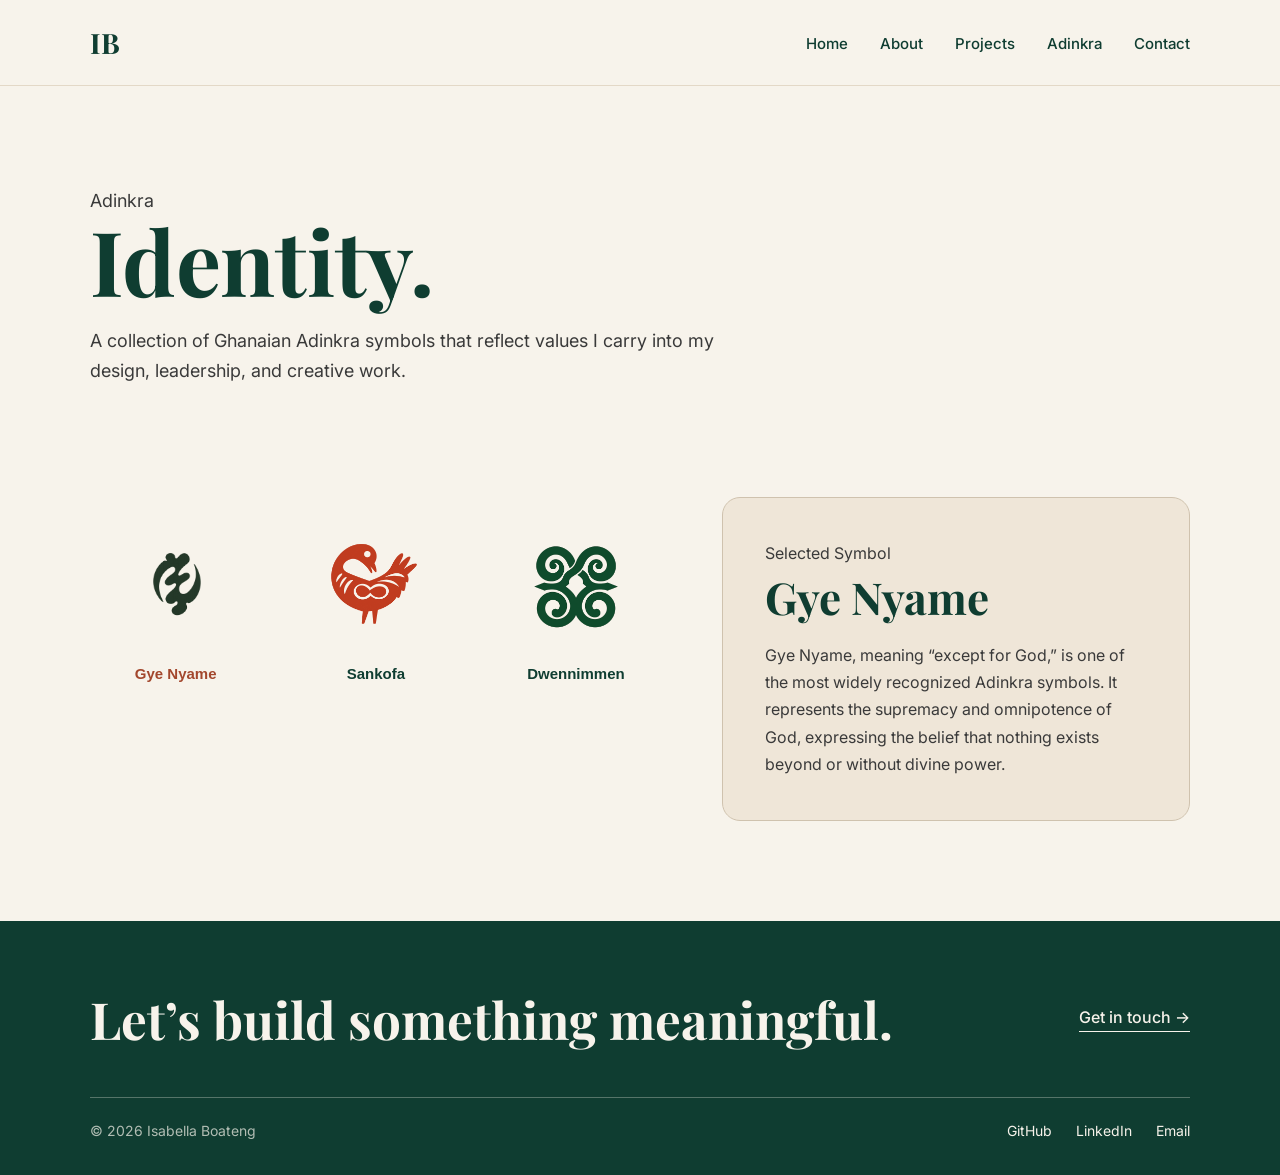
<file: adinkra.html>
<!DOCTYPE html>
<html lang="en">

<head>
    <meta charset="UTF-8" />
    <meta name="viewport" content="width=device-width, initial-scale=1.0" />
    <title>Adinkra | Isabella Boateng</title>

    <link
        href="https://fonts.googleapis.com/css2?family=Playfair+Display:wght@500;700&family=Inter:wght@300;400;500;600&display=swap"
        rel="stylesheet">
    <link rel="stylesheet" href="styles.css" />
</head>

<body>

    <!-- NAV -->
    <nav class="nav">
        <a href="index.html" class="logo">IB</a>

        <ul class="nav-links">
            <li><a href="index.html">Home</a></li>
            <li><a href="about.html">About</a></li>
            <li><a href="projects.html">Projects</a></li>
            <li><a href="adinkra.html">Adinkra</a></li>
            <li><a href="contact.html">Contact</a></li>
        </ul>
    </nav>

    <!-- HERO -->
    <section class="adinkra-page-hero">
        <p class="eyebrow">Adinkra</p>
        <h1>Identity.</h1>
        <p>
            A collection of Ghanaian Adinkra symbols that reflect values I carry into my design,
            leadership, and creative work.
        </p>
    </section>

    <!-- ADINKRA -->
    <section class="adinkra-collection">

        <!-- SYMBOL GRID -->
        <div class="adinkra-symbol-grid">

            <!-- Gye Nyame (default selected) -->
            <button class="symbol-card active" data-name="Gye Nyame"
                data-meaning="Gye Nyame, meaning “except for God,” is one of the most widely recognized Adinkra symbols. It represents the supremacy and omnipotence of God, expressing the belief that nothing exists beyond or without divine power.">

                <img src="assets/icons/gye-nyame-green.png" alt="Gye Nyame">
                <span>Gye Nyame</span>
            </button>

            <!-- Sankofa -->
            <button class="symbol-card" data-name="Sankofa"
                data-meaning="Sankofa, meaning “go back and get it,” represents the importance of learning from the past in order to move forward. It emphasizes retrieving knowledge, wisdom, and experiences from history to guide future growth and progress.">

                <img src="assets/icons/sankofa.png" alt="Sankofa">
                <span>Sankofa</span>
            </button>

            <!-- Dwennimmen -->
            <button class="symbol-card" data-name="Dwennimmen"
                data-meaning="Dwennimmen, meaning “ram’s horns,” symbolizes humility together with strength. It reflects the idea that true strength comes with modesty, and that even the strong must remain humble and open to growth.">

                <img src="assets/icons/dwennimmen.png" alt="Dwennimmen">
                <span>Dwennimmen</span>
            </button>

        </div>

        <!-- DETAIL PANEL (ONLY ONE) -->
        <div class="symbol-detail">
            <p class="eyebrow">Selected Symbol</p>

            <h2 id="symbol-title">Gye Nyame</h2>

            <p id="symbol-meaning">
                Gye Nyame, meaning “except for God,” is one of the most widely recognized Adinkra symbols. It represents
                the supremacy and omnipotence of God, expressing the belief that nothing exists beyond or without divine
                power.
            </p>
        </div>

    </section>

    <!-- FOOTER -->
    <footer class="footer" id="contact">
        <div class="footer-inner">

            <div class="footer-top">
                <h2>Let’s build something meaningful.</h2>
                <a href="mailto:your-email@gmail.com" class="footer-cta">
                    Get in touch →
                </a>
            </div>

            <div class="footer-bottom">
                <div class="footer-left">
                    <p>© 2026 Isabella Boateng</p>
                </div>

                <div class="footer-links">
                    <a href="https://github.com/BellaBoateng" target="_blank">GitHub</a>
                    <a href="https://www.linkedin.com/in/isabella-boateng" target="_blank">LinkedIn</a>
                    <a href="mailto:your-email@gmail.com">Email</a>
                </div>
            </div>

        </div>
    </footer>

    <script src="script.js"></script>
</body>

</html>
</file>
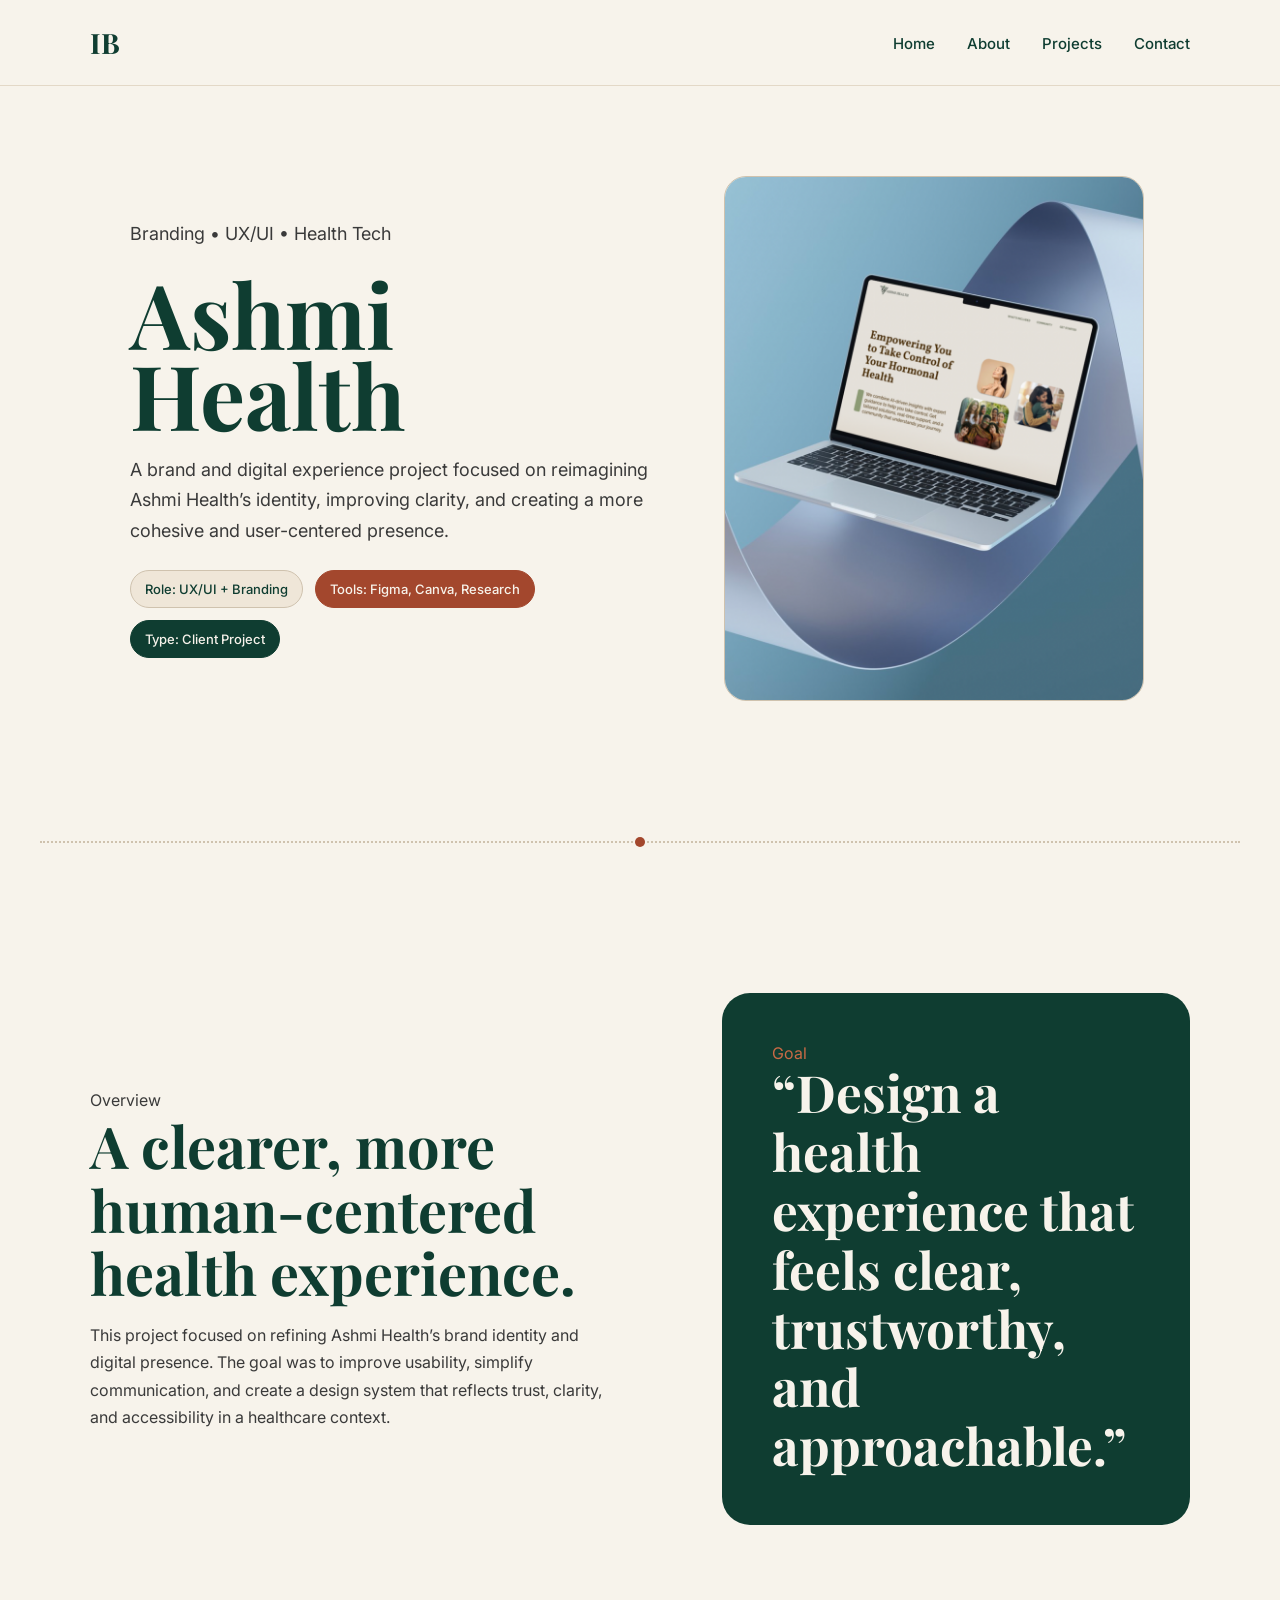
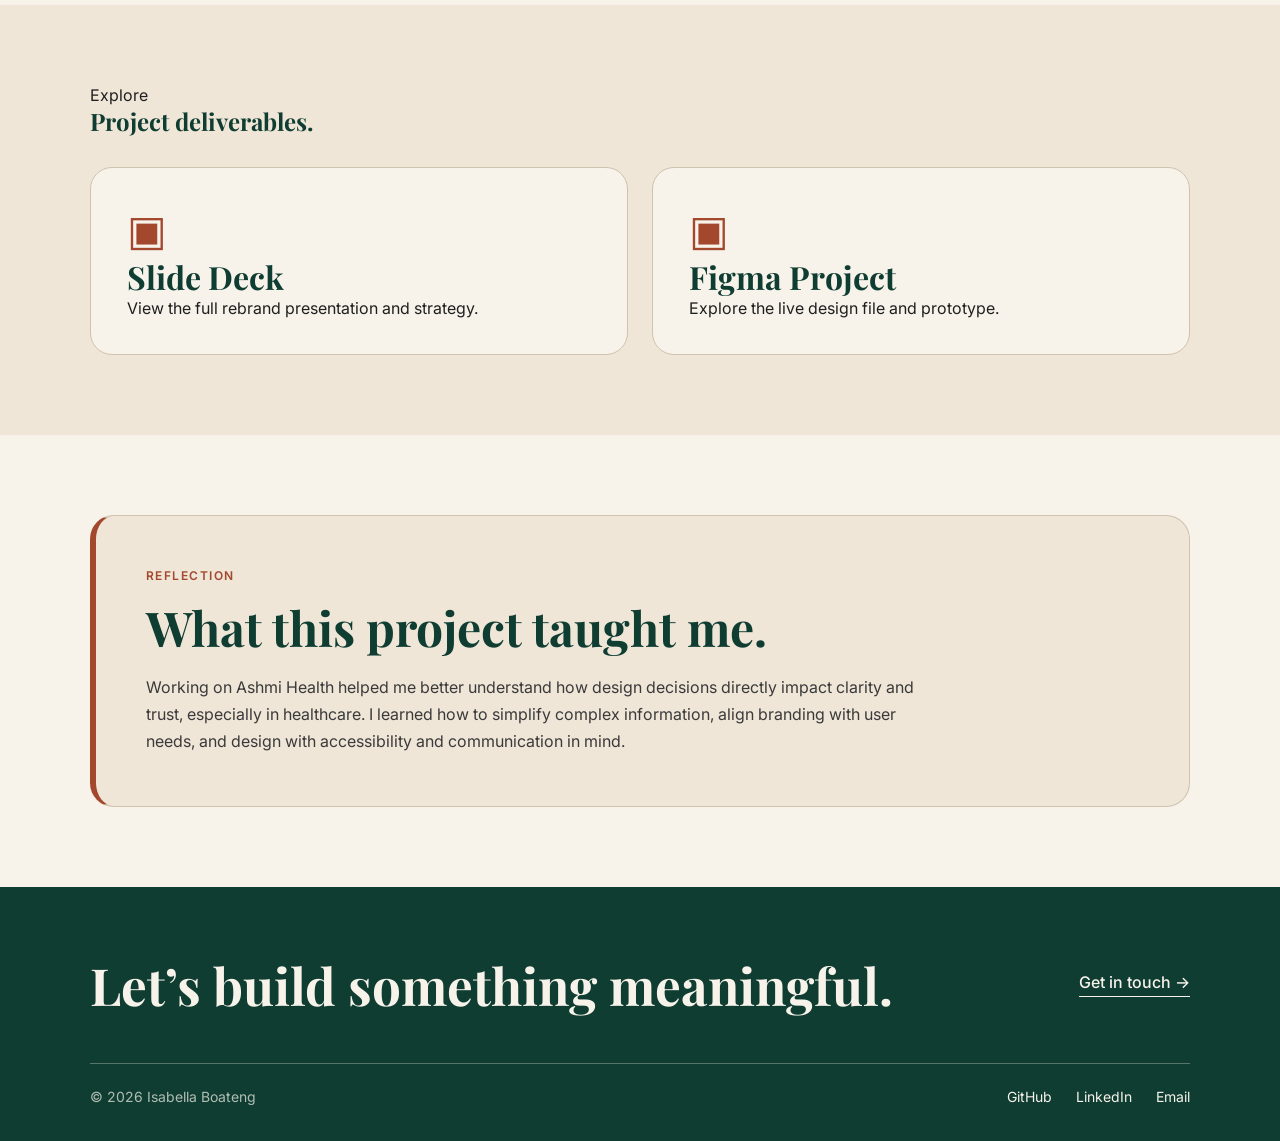
<file: ashmi.html>
<!DOCTYPE html>
<html lang="en">

<head>
    <meta charset="UTF-8" />
    <meta name="viewport" content="width=device-width, initial-scale=1.0" />

    <title>Ashmi Health | Isabella Boateng</title>

    <link
        href="https://fonts.googleapis.com/css2?family=Playfair+Display:wght@500;700&family=Inter:wght@300;400;500;600&display=swap"
        rel="stylesheet">
    <link rel="stylesheet" href="styles.css" />
</head>

<body>

    <nav class="nav">
        <a href="index.html" class="logo">IB</a>

        <ul class="nav-links">
            <li><a href="index.html">Home</a></li>
            <li><a href="about.html">About</a></li>
            <li><a href="projects.html">Projects</a></li>
            <li><a href="contact.html">Contact</a></li>
        </ul>
    </nav>

    <main class="project-detail-page">

        <section class="project-detail-hero">
            <div class="project-detail-text">
                <p class="eyebrow">Branding • UX/UI • Health Tech</p>
                <h1>Ashmi Health</h1>
                <p>
                    A brand and digital experience project focused on reimagining Ashmi Health’s identity,
                    improving clarity, and creating a more cohesive and user-centered presence.
                </p>

                <div class="project-meta">
                    <span class="tag-cream">Role: UX/UI + Branding</span>
                    <span class="tag-rust">Tools: Figma, Canva, Research</span>
                    <span class="tag-green">Type: Client Project</span>
                </div>
            </div>

            <div class="project-detail-image">
                <img src="assets/images/ashmi/ashmi-cover.png" alt="Ashmi Health project cover">
            </div>
        </section>

        <div class="section-divider"></div>

        <section class="project-overview-goal">

            <div class="overview-text">
                <p class="eyebrow">Overview</p>
                <h2>A clearer, more human-centered health experience.</h2>

                <p>
                    This project focused on refining Ashmi Health’s brand identity and digital presence.
                    The goal was to improve usability, simplify communication, and create a design system
                    that reflects trust, clarity, and accessibility in a healthcare context.
                </p>
            </div>

            <div class="goal-highlight">
                <p class="eyebrow">Goal</p>
                <h2>
                    “Design a health experience that feels clear, trustworthy, and approachable.”
                </h2>
            </div>

        </section>

        <!-- FOLDER LINKS (NO MODAL HERE) -->
        <section class="visual-archive">
            <p class="eyebrow">Explore</p>
            <h2>Project deliverables.</h2>

            <div class="folder-grid">

                <a href="assets/images/ashmi/Ashmi Health Final Deliverable-2.pdf" target="_blank" class="folder-card pdf-folder">
                    <span class="folder-icon">▣</span>
                    <h3>Slide Deck</h3>
                    <p>View the full rebrand presentation and strategy.</p>
                </a>

                <a href="https://www.figma.com/proto/TN3btSnKVWbCsmcaRs3O9d/Untitled?node-id=34-540&t=E1B8RZNI27xzbDt7-1" target="_blank" class="folder-card">
                    <span class="folder-icon">▣</span>
                    <h3>Figma Project</h3>
                    <p>Explore the live design file and prototype.</p>
                </a>

            </div>
        </section>

        <section class="reflection-section">
            <div class="reflection-card">
                <p class="eyebrow">Reflection</p>
                <h2>What this project taught me.</h2>

                <p>
                    Working on Ashmi Health helped me better understand how design decisions directly impact
                    clarity and trust, especially in healthcare. I learned how to simplify complex information,
                    align branding with user needs, and design with accessibility and communication in mind.
                </p>
            </div>
        </section>

        <footer class="footer" id="contact">
            <div class="footer-inner">
                <div class="footer-top">
                    <h2>Let’s build something meaningful.</h2>
                    <a href="mailto:isabellaboateng032@gmail.com" class="footer-cta">Get in touch →</a>
                </div>

                <div class="footer-bottom">
                    <div class="footer-left">
                        <p>© 2026 Isabella Boateng</p>
                    </div>

                    <div class="footer-links">
                        <a href="https://github.com/BellaBoateng" target="_blank">GitHub</a>
                        <a href="https://www.linkedin.com/in/isabella-boateng" target="_blank">LinkedIn</a>
                        <a href="mailto:isabellaboateng032@gmail.com">Email</a>
                    </div>
                </div>
            </div>
        </footer>

    </main>

</body>

</html>
</file>
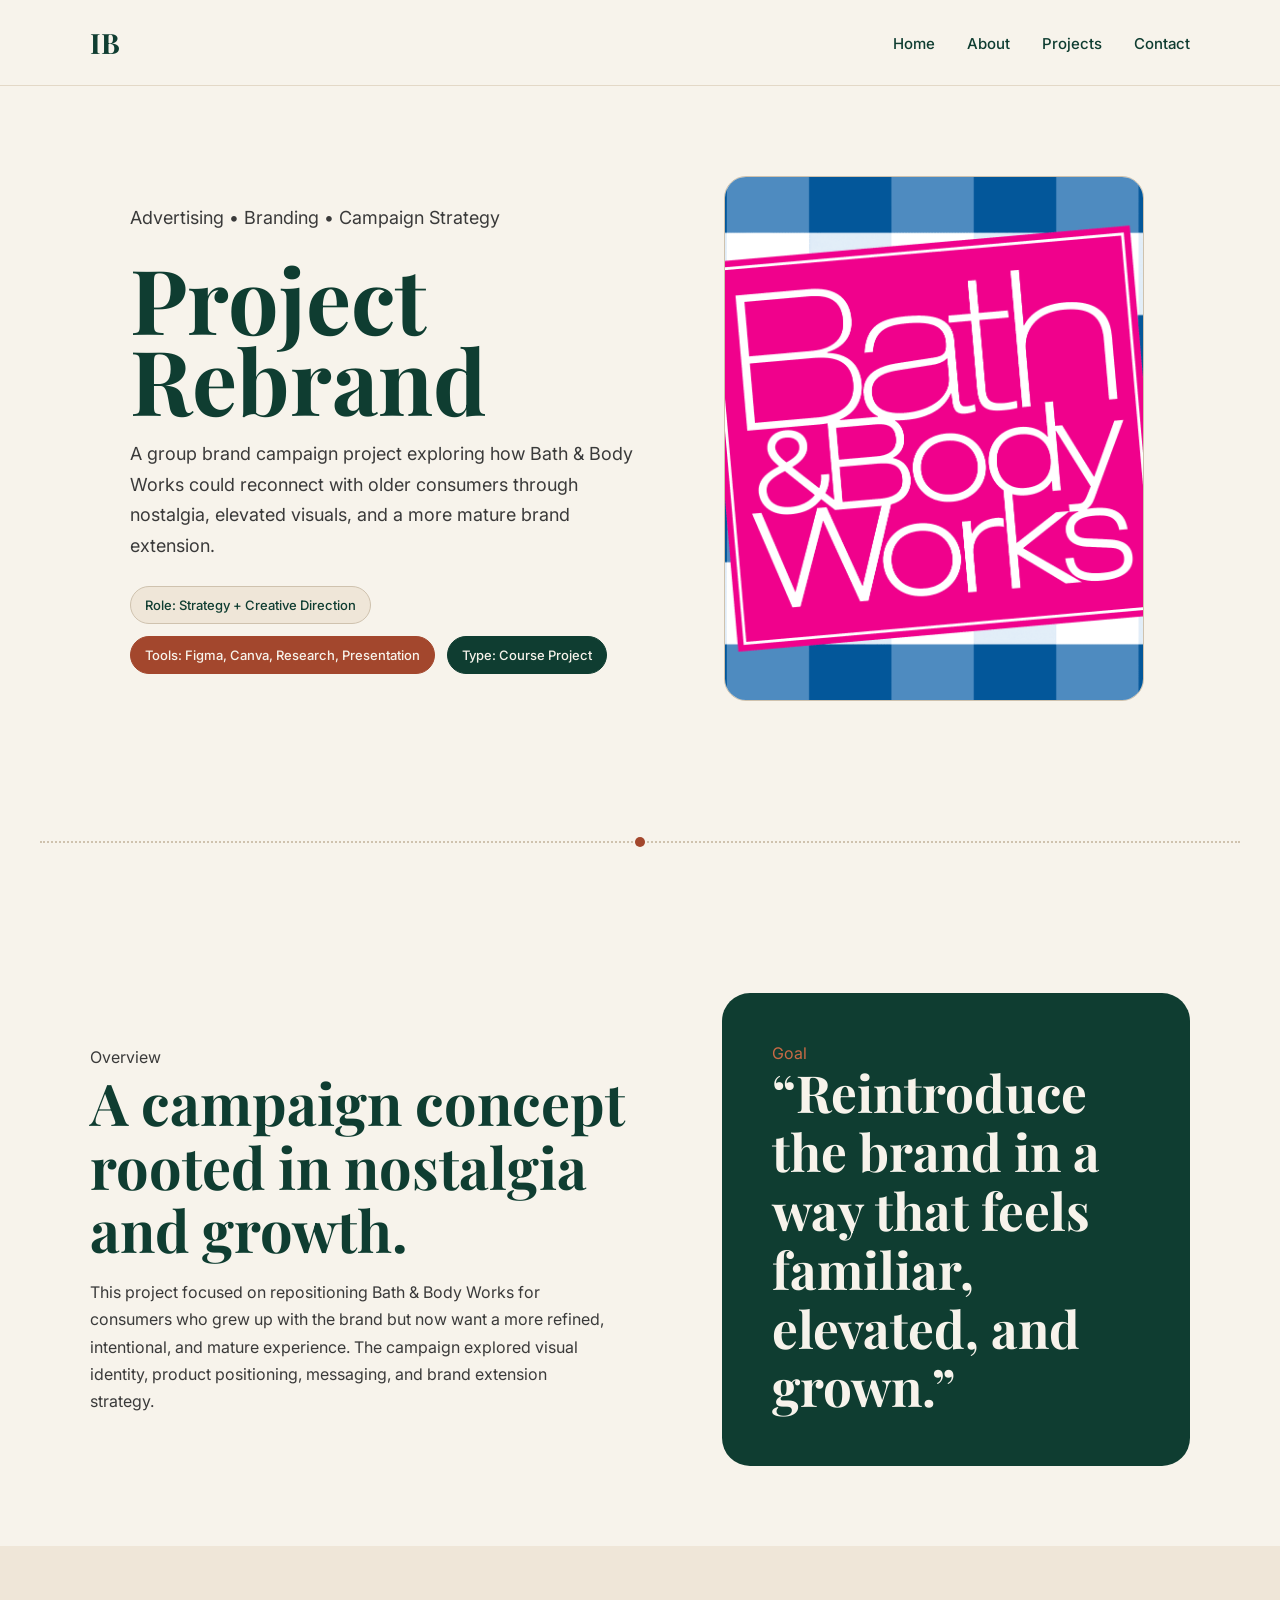
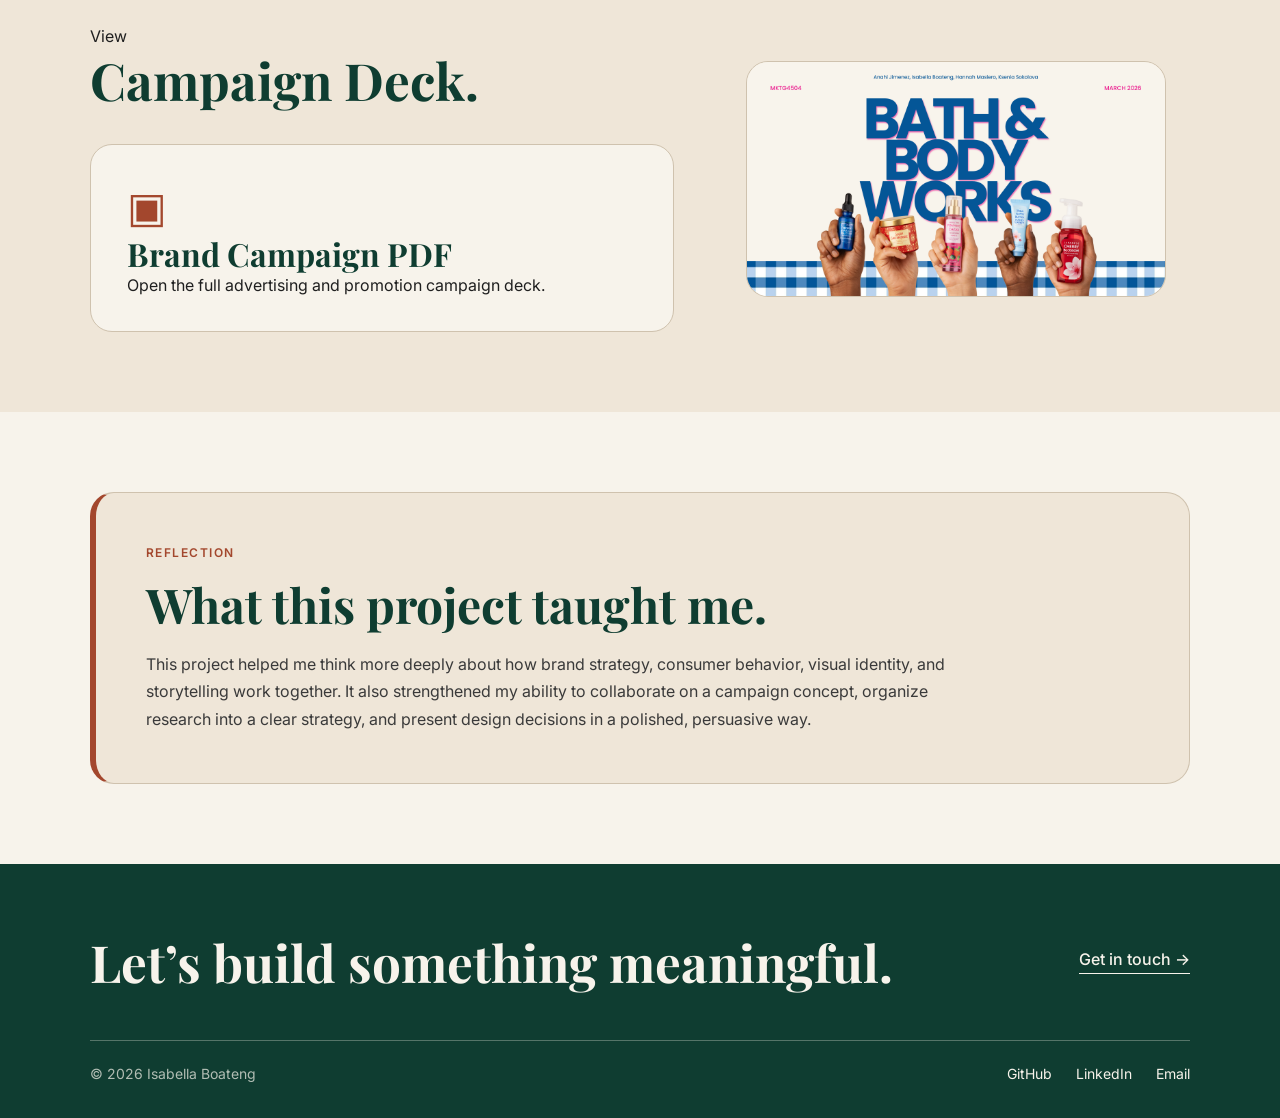
<file: bbw.html>
<!DOCTYPE html>
<html lang="en">

<head>
    <meta charset="UTF-8" />
    <meta name="viewport" content="width=device-width, initial-scale=1.0" />

    <title>BBW Rebrand | Isabella Boateng</title>

    <link
        href="https://fonts.googleapis.com/css2?family=Playfair+Display:wght@500;700&family=Inter:wght@300;400;500;600&display=swap"
        rel="stylesheet">
    <link rel="stylesheet" href="styles.css" />
</head>

<body>

    <nav class="nav">
        <a href="index.html" class="logo">IB</a>

        <ul class="nav-links">
            <li><a href="index.html">Home</a></li>
            <li><a href="about.html">About</a></li>
            <li><a href="projects.html">Projects</a></li>
            <li><a href="contact.html">Contact</a></li>
        </ul>
    </nav>

    <main class="project-detail-page">

        <section class="project-detail-hero">
            <div class="project-detail-text">
                <p class="eyebrow">Advertising • Branding • Campaign Strategy</p>
                <h1>Project Rebrand</h1>
                <p>
                    A group brand campaign project exploring how Bath & Body Works could reconnect with older consumers
                    through nostalgia, elevated visuals, and a more mature brand extension.
                </p>

                <div class="project-meta">
                    <span class="tag-cream">Role: Strategy + Creative Direction</span>
                    <span class="tag-rust">Tools: Figma, Canva, Research, Presentation</span>
                    <span class="tag-green">Type: Course Project</span>
                </div>
            </div>

            <div class="project-detail-image">
                <img src="assets/images/bbw/bbw-cover.png" alt="Bath and Body Works rebrand project cover">
            </div>
        </section>

        <div class="section-divider"></div>

        <section class="project-overview-goal">

            <div class="overview-text">
                <p class="eyebrow">Overview</p>
                <h2>A campaign concept rooted in nostalgia and growth.</h2>

                <p>
                    This project focused on repositioning Bath & Body Works for consumers who grew up with the brand but
                    now want a more refined, intentional, and mature experience. The campaign explored visual identity,
                    product positioning, messaging, and brand extension strategy.
                </p>
            </div>

            <div class="goal-highlight">
                <p class="eyebrow">Goal</p>
                <h2>
                    “Reintroduce the brand in a way that feels familiar, elevated, and grown.”
                </h2>
            </div>

        </section>

        <section class="campaign-preview-section">
            <div class="campaign-preview-text">
                <p class="eyebrow">View</p>
                <h2>Campaign Deck.</h2>

                <a href="assets/images/bbw/Bath & Body Works Slide Deck.pdf" target="_blank" class="folder-card pdf-folder">
                    <span class="folder-icon">▣</span>
                    <h3>Brand Campaign PDF</h3>
                    <p>Open the full advertising and promotion campaign deck.</p>
                </a>
            </div>

            <div class="campaign-preview-image">
                <img src="assets/images/bbw/bbw-cover-page.png" alt="BBW campaign book cover">
            </div>
        </section>

        <section class="reflection-section">

            <div class="reflection-card">
                <p class="eyebrow">Reflection</p>
                <h2>What this project taught me.</h2>

                <p>
                    This project helped me think more deeply about how brand strategy, consumer behavior,
                    visual identity, and storytelling work together. It also strengthened my ability to
                    collaborate on a campaign concept, organize research into a clear strategy, and present
                    design decisions in a polished, persuasive way.
                </p>
            </div>

        </section>

        <footer class="footer" id="contact">
            <div class="footer-inner">
                <div class="footer-top">
                    <h2>Let’s build something meaningful.</h2>
                    <a href="mailto:isabellaboateng032@gmail.com" class="footer-cta">Get in touch →</a>
                </div>

                <div class="footer-bottom">
                    <div class="footer-left">
                        <p>© 2026 Isabella Boateng</p>
                    </div>

                    <div class="footer-links">
                        <a href="https://github.com/BellaBoateng" target="_blank">GitHub</a>
                        <a href="https://www.linkedin.com/in/isabella-boateng" target="_blank">LinkedIn</a>
                        <a href="mailto:isabellaboateng032@gmail.com">Email</a>
                    </div>
                </div>
            </div>
        </footer>

    </main>

</body>

</html>
</file>
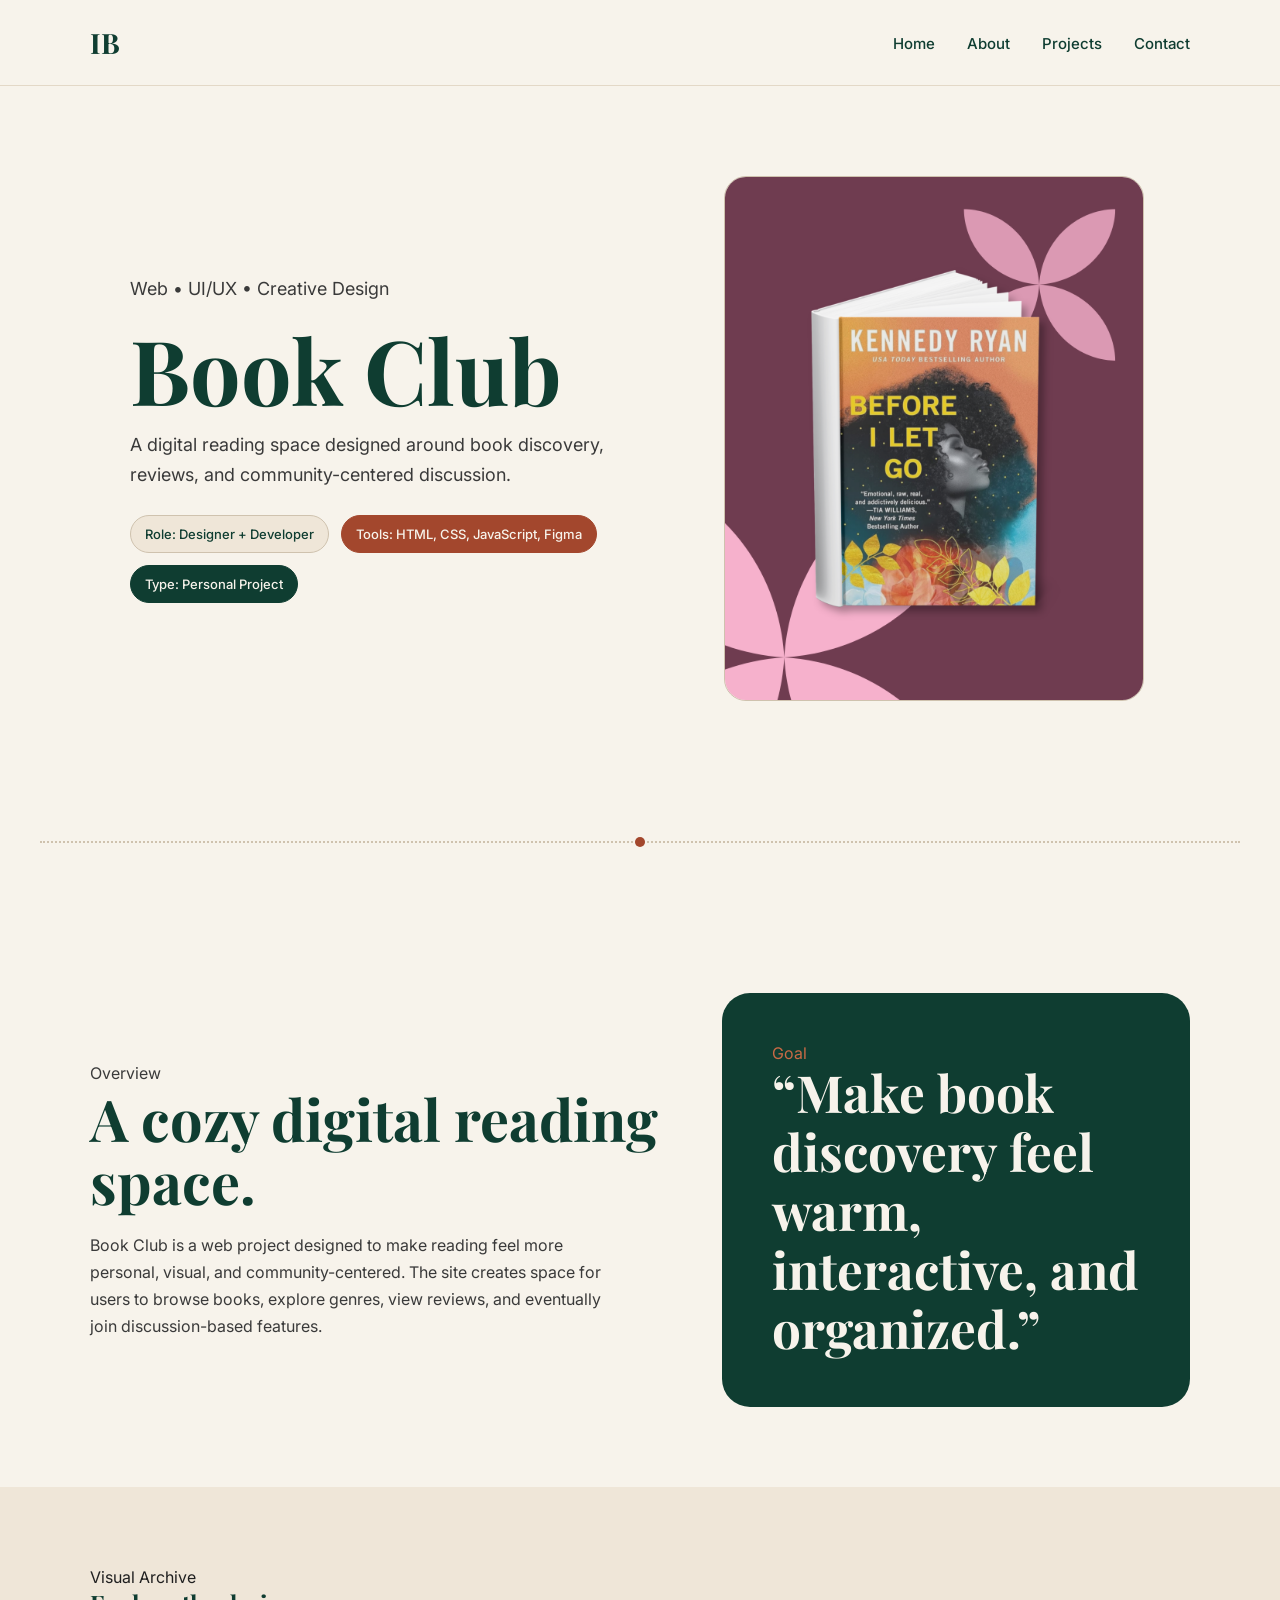
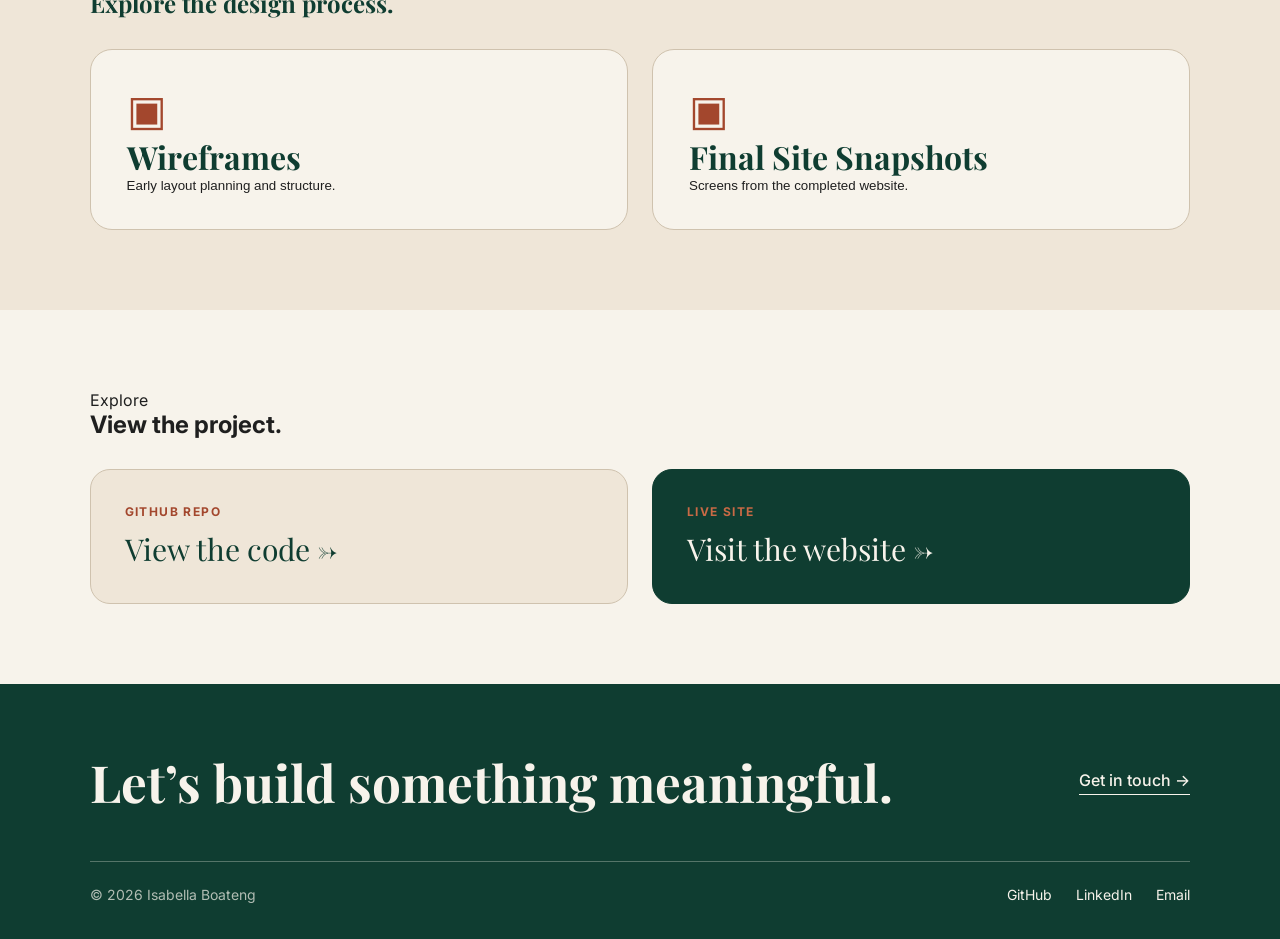
<file: book-club.html>
<!DOCTYPE html>
<html lang="en">

<head>
    <meta charset="UTF-8" />
    <meta name="viewport" content="width=device-width, initial-scale=1.0" />

    <title>Book Club | Isabella Boateng</title>

    <link
        href="https://fonts.googleapis.com/css2?family=Playfair+Display:wght@500;700&family=Inter:wght@300;400;500;600&display=swap"
        rel="stylesheet">
    <link rel="stylesheet" href="styles.css" />
</head>

<body>

    <nav class="nav">
        <a href="index.html" class="logo">IB</a>

        <ul class="nav-links">
            <li><a href="index.html">Home</a></li>
            <li><a href="about.html">About</a></li>
            <li><a href="projects.html">Projects</a></li>
            <li><a href="contact.html">Contact</a></li>
        </ul>
    </nav>

    <main class="project-detail-page">

        <section class="project-detail-hero">
            <div class="project-detail-text">
                <p class="eyebrow">Web • UI/UX • Creative Design</p>
                <h1>Book Club</h1>
                <p>
                    A digital reading space designed around book discovery, reviews, and community-centered discussion.
                </p>

                <div class="project-meta">
                    <span class="tag-cream">Role: Designer + Developer</span>
                    <span class="tag-rust">Tools: HTML, CSS, JavaScript, Figma</span>
                    <span class="tag-green">Type: Personal Project</span>
                </div>
            </div>

            <div class="project-detail-image">
                <img src="assets/images/book-club/book-cover.png" alt="Book Club project cover">
            </div>
        </section>

        <div class="section-divider"></div>

        <section class="project-overview-goal">

            <!-- LEFT: OVERVIEW -->
            <div class="overview-text">
                <p class="eyebrow">Overview</p>
                <h2>A cozy digital reading space.</h2>

                <p>
                    Book Club is a web project designed to make reading feel more personal, visual, and
                    community-centered.
                    The site creates space for users to browse books, explore genres, view reviews, and eventually join
                    discussion-based features.
                </p>
            </div>

            <!-- RIGHT: GOAL STATEMENT -->
            <div class="goal-highlight">
                <p class="eyebrow">Goal</p>
                <h2>
                    “Make book discovery feel warm, interactive, and organized.”
                </h2>
            </div>

        </section>

        <!-- VISUAL -->
        <section class="visual-archive">
            <p class="eyebrow">Visual Archive</p>
            <h2>Explore the design process.</h2>

            <div class="folder-grid">
                <button class="folder-card" data-gallery="wireframes">
                    <span class="folder-icon">▣</span>
                    <h3>Wireframes</h3>
                    <p>Early layout planning and structure.</p>
                </button>

                <button class="folder-card" data-gallery="finals">
                    <span class="folder-icon">▣</span>
                    <h3>Final Site Snapshots</h3>
                    <p>Screens from the completed website.</p>
                </button>
            </div>
        </section>

        <div class="gallery-modal" id="gallery-modal">
            <div class="gallery-modal-content">
                <button class="modal-close" id="modal-close">×</button>
                <h2 id="modal-title">Gallery</h2>
                <div class="modal-gallery" id="modal-gallery"></div>
            </div>
        </div>

        <!-- LINKS -->
        <section class="project-links-section">
            <p class="eyebrow">Explore</p>
            <h2>View the project.</h2>

            <div class="project-link-grid">
                <a href="https://github.com/BellaBoateng/book-club.git" target="_blank" class="project-link-card">
                    <span>GitHub Repo</span>
                    <p>View the code →</p>
                </a>

                <a href="https://bellaboateng.github.io/book-club/" target="_blank"
                    class="project-link-card green-link">
                    <span>Live Site</span>
                    <p>Visit the website →</p>
                </a>
            </div>
        </section>


        <!-- FOOTER -->
        <footer class="footer" id="contact">
            <div class="footer-inner">
                <div class="footer-top">
                    <h2>Let’s build something meaningful.</h2>
                    <a href="mailto:your-email@gmail.com" class="footer-cta">Get in touch →</a>
                </div>

                <div class="footer-bottom">
                    <div class="footer-left">
                        <p>© 2026 Isabella Boateng</p>
                    </div>

                    <div class="footer-links">
                        <a href="https://github.com/BellaBoateng" target="_blank">GitHub</a>
                        <a href="https://www.linkedin.com/in/isabella-boateng" target="_blank">LinkedIn</a>
                        <a href="mailto:isabellaboateng032@gmail.com">Email</a>
                    </div>
                </div>
            </div>
        </footer>

    </main>

    <script src="script.js"></script>

</body>

</html>
</file>
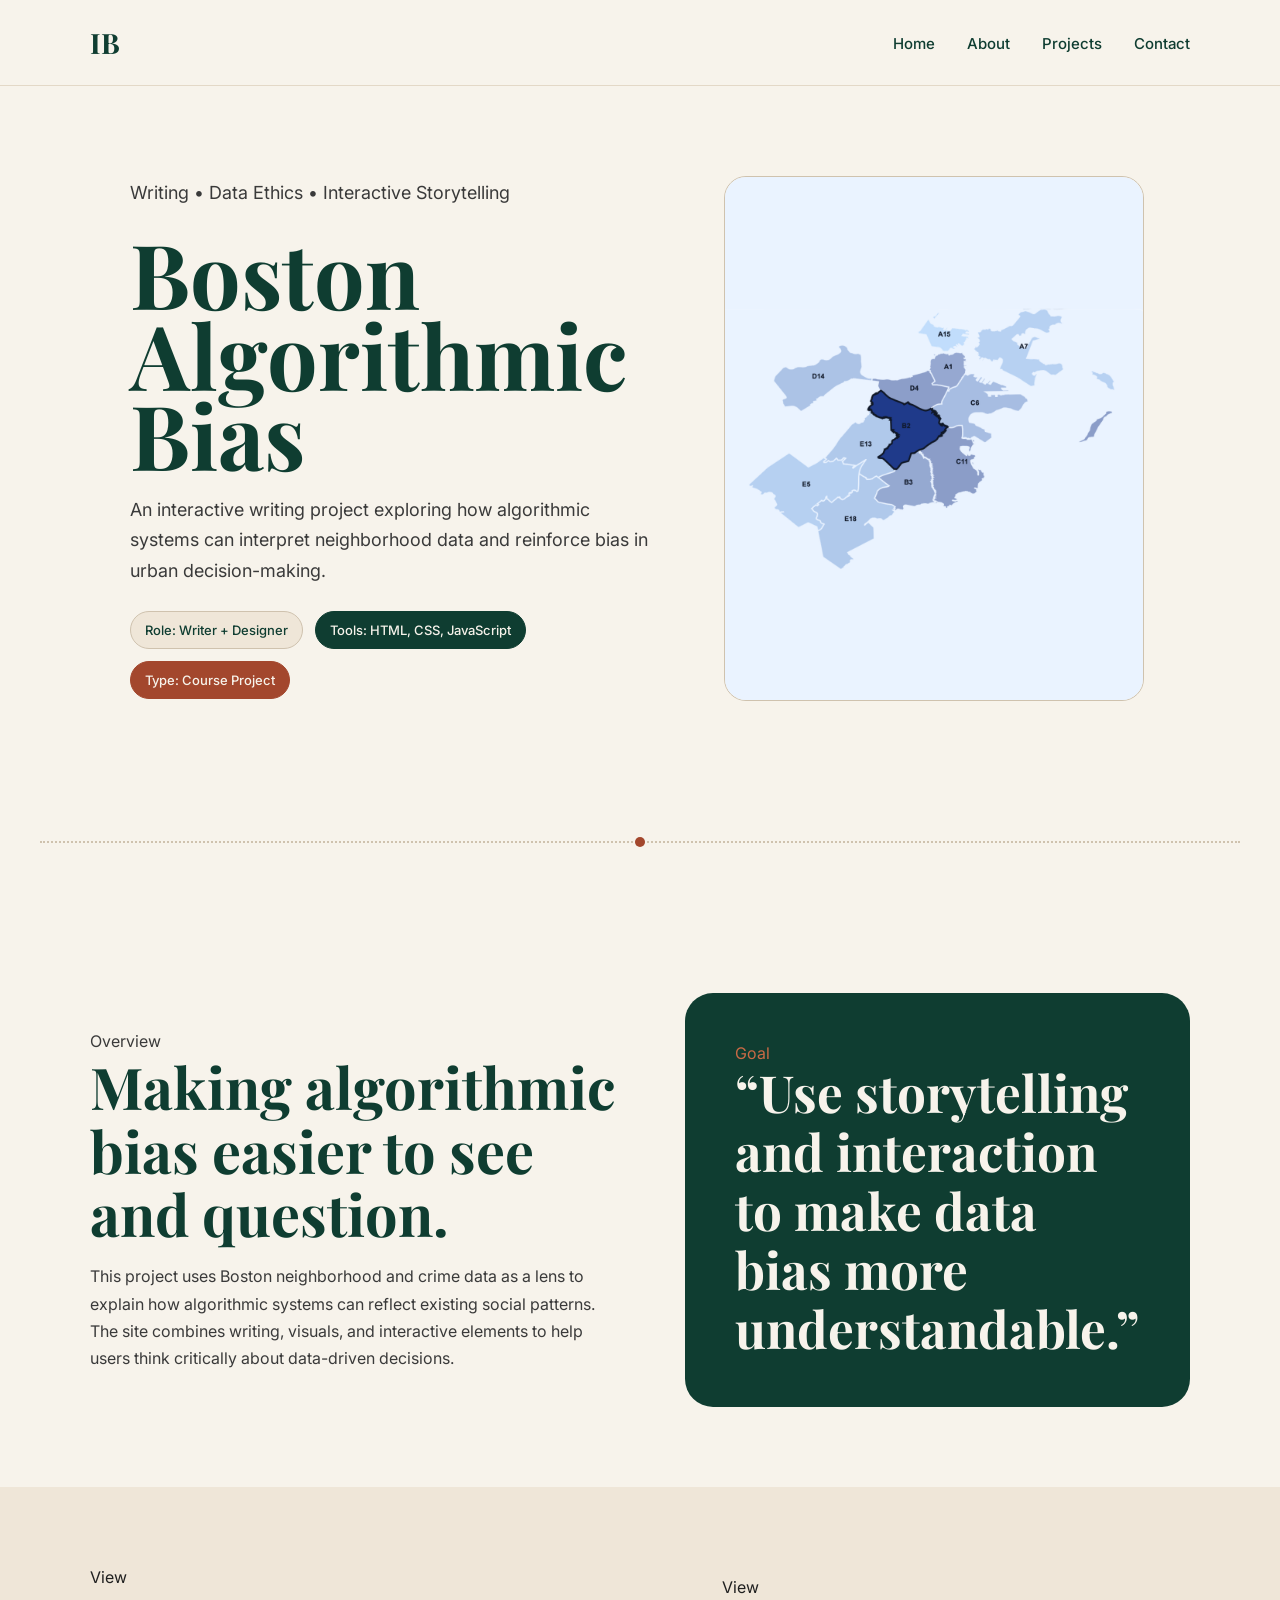
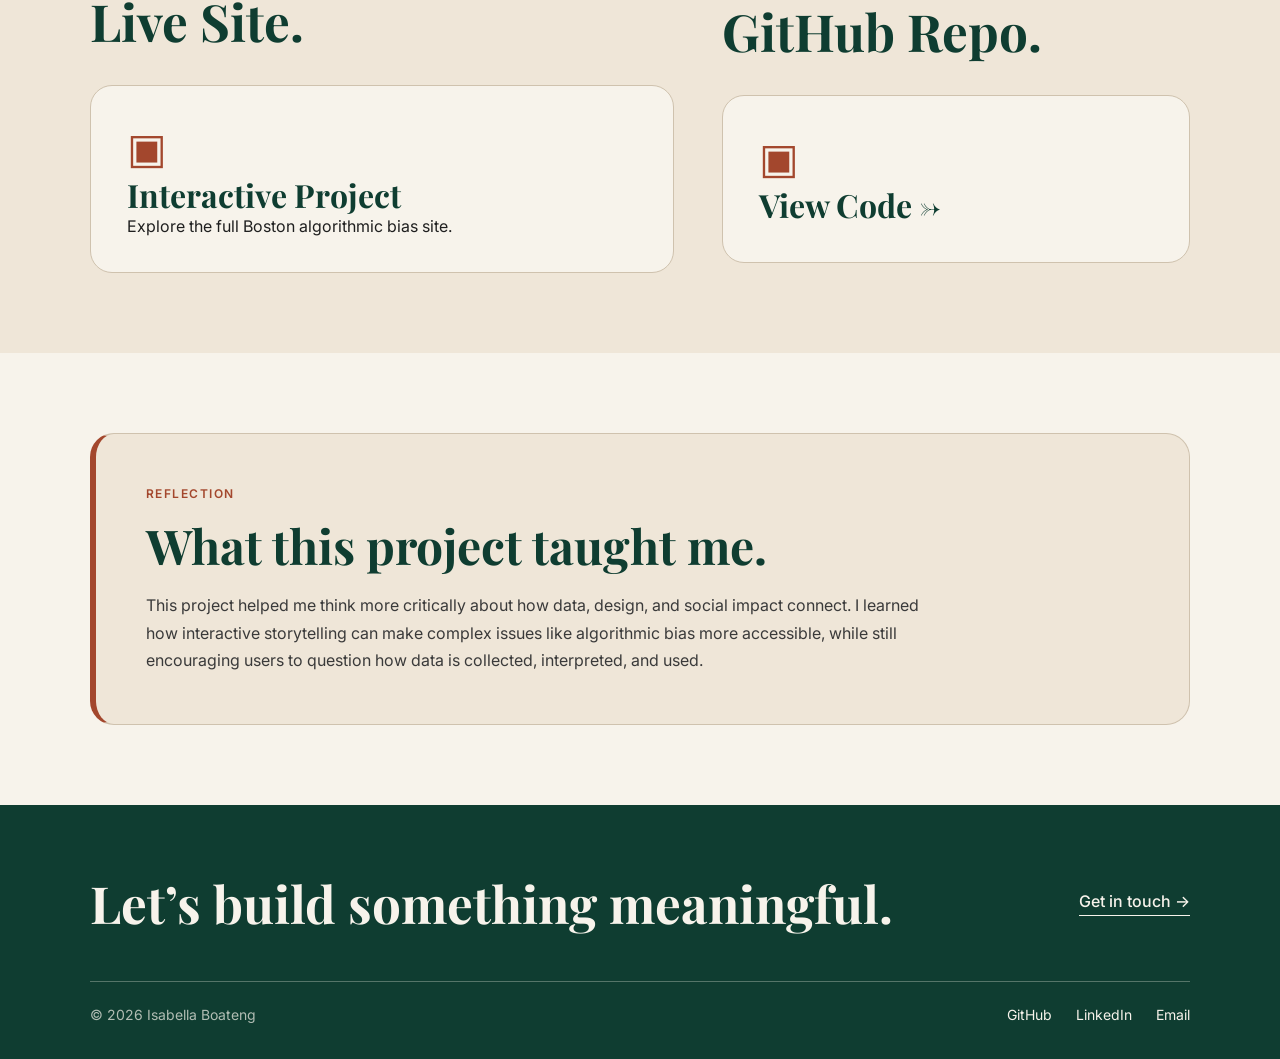
<file: boston-bias.html>
<!DOCTYPE html>
<html lang="en">

<head>
    <meta charset="UTF-8" />
    <meta name="viewport" content="width=device-width, initial-scale=1.0" />
    <title>Boston Algorithmic Bias | Isabella Boateng</title>

    <link
        href="https://fonts.googleapis.com/css2?family=Playfair+Display:wght@500;700&family=Inter:wght@300;400;500;600&display=swap"
        rel="stylesheet">
    <link rel="stylesheet" href="styles.css" />
</head>

<body>

    <nav class="nav">
        <a href="index.html" class="logo">IB</a>

        <ul class="nav-links">
            <li><a href="index.html">Home</a></li>
            <li><a href="about.html">About</a></li>
            <li><a href="projects.html">Projects</a></li>
            <li><a href="contact.html">Contact</a></li>
        </ul>
    </nav>

    <main class="project-detail-page boston-project-page">

        <section class="project-detail-hero">
            <div class="project-detail-text">
                <p class="eyebrow">Writing • Data Ethics • Interactive Storytelling</p>
                <h1>Boston<br>Algorithmic Bias</h1>

                <p>
                    An interactive writing project exploring how algorithmic systems can interpret neighborhood data
                    and reinforce bias in urban decision-making.
                </p>

                <div class="project-meta">
                    <span class="tag-cream">Role: Writer + Designer</span>
                    <span class="tag-green">Tools: HTML, CSS, JavaScript</span>
                    <span class="tag-rust">Type: Course Project</span>
                </div>
            </div>

            <div class="project-detail-image">
                <img src="assets/images/boston/boston-cover.png" alt="Boston Algorithmic Bias project cover">
            </div>
        </section>

        <div class="section-divider"></div>

        <section class="project-overview-goal">

            <div class="overview-text">
                <p class="eyebrow">Overview</p>
                <h2>Making algorithmic bias easier to see and question.</h2>

                <p>
                    This project uses Boston neighborhood and crime data as a lens to explain how algorithmic systems
                    can reflect existing social patterns. The site combines writing, visuals, and interactive elements
                    to help users think critically about data-driven decisions.
                </p>
            </div>

            <div class="goal-highlight">
                <p class="eyebrow">Goal</p>

                <h2>
                    “Use storytelling and interaction to make data bias more understandable.”
                </h2>
            </div>

        </section>

        <section class="campaign-preview-section boston-preview-section">

            <div class="campaign-preview-text">
                <p class="eyebrow">View</p>

                <h2>Live Site.</h2>

                <a href="https://bellaboateng.github.io/boston-algorithmic-bias/" target="_blank" class="folder-card pdf-folder">
                    <span class="folder-icon">▣</span>
                    <h3>Interactive Project</h3>
                    <p>Explore the full Boston algorithmic bias site.</p>
                </a>
            </div>

            <div class="campaign-preview-text">
                <p class="eyebrow">View</p>

                <h2>GitHub Repo.</h2>

                <a href="https://github.com/BellaBoateng/boston-algorithmic-bias.git" target="_blank" class="folder-card pdf-folder">
                    <span class="folder-icon">▣</span>
                    <h3>View Code →</h3>
                </a>
            </div>

        </section>

        <section class="reflection-section">

            <div class="reflection-card">
                <p class="eyebrow">Reflection</p>

                <h2>What this project taught me.</h2>

                <p>
                    This project helped me think more critically about how data, design, and social impact connect.
                    I learned how interactive storytelling can make complex issues like algorithmic bias more
                    accessible,
                    while still encouraging users to question how data is collected, interpreted, and used.
                </p>
            </div>

        </section>

        <footer class="footer" id="contact">
            <div class="footer-inner">

                <div class="footer-top">
                    <h2>Let’s build something meaningful.</h2>
                    <a href="mailto:isabellaboateng032@gmail.com" class="footer-cta">
                        Get in touch →
                    </a>
                </div>

                <div class="footer-bottom">
                    <div class="footer-left">
                        <p>© 2026 Isabella Boateng</p>
                    </div>

                    <div class="footer-links">
                        <a href="https://github.com/BellaBoateng" target="_blank">GitHub</a>
                        <a href="https://www.linkedin.com/in/isabella-boateng" target="_blank">LinkedIn</a>
                        <a href="mailto:isabellaboateng032@gmail.com">Email</a>
                    </div>
                </div>

            </div>
        </footer>

    </main>

</body>

</html>
</file>
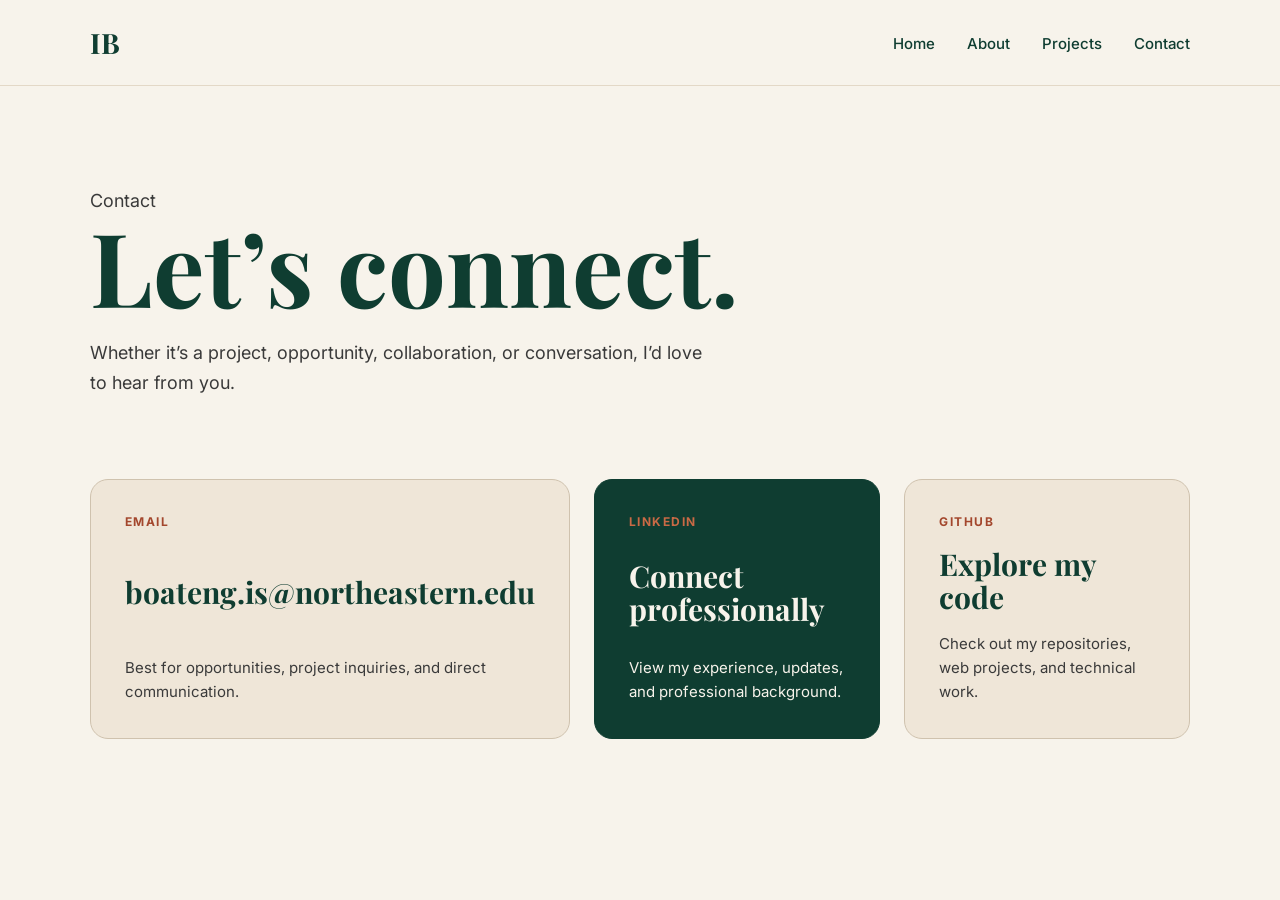
<file: contact.html>
<!DOCTYPE html>
<html lang="en">

<head>
    <meta charset="UTF-8" />
    <meta name="viewport" content="width=device-width, initial-scale=1.0" />

    <title>Contact | Isabella Boateng</title>

    <link
        href="https://fonts.googleapis.com/css2?family=Playfair+Display:wght@500;700&family=Inter:wght@300;400;500;600&display=swap"
        rel="stylesheet">
    <link rel="stylesheet" href="styles.css" />
</head>

<body>

    <nav class="nav">
        <a href="index.html" class="logo">IB</a>

        <ul class="nav-links">
            <li><a href="index.html">Home</a></li>
            <li><a href="about.html">About</a></li>
            <li><a href="projects.html">Projects</a></li>
            <li><a href="contact.html">Contact</a></li>
        </ul>
    </nav>

    <main class="contact-page">
        <section class="contact-hero">
            <p class="eyebrow">Contact</p>
            <h1>Let’s connect.</h1>
            <p>
                Whether it’s a project, opportunity, collaboration, or conversation, I’d love to hear from you.
            </p>
        </section>

        <section class="contact-grid">

            <a href="mailto:boateng.is@northeastern.edu" class="contact-card">
                <span>Email</span>
                <h2>boateng.is@northeastern.edu</h2>
                <p>Best for opportunities, project inquiries, and direct communication.</p>
            </a>

            <a href="https://www.linkedin.com/in/isabella-boateng" target="_blank" class="contact-card linkedin">
                <span>LinkedIn</span>
                <h2>Connect professionally</h2>
                <p>View my experience, updates, and professional background.</p>
            </a>

            <a href="https://github.com/BellaBoateng" target="_blank" class="contact-card">
                <span>GitHub</span>
                <h2>Explore my code</h2>
                <p>Check out my repositories, web projects, and technical work.</p>
            </a>

        </section>
    </main>

</body>

</html>
</file>
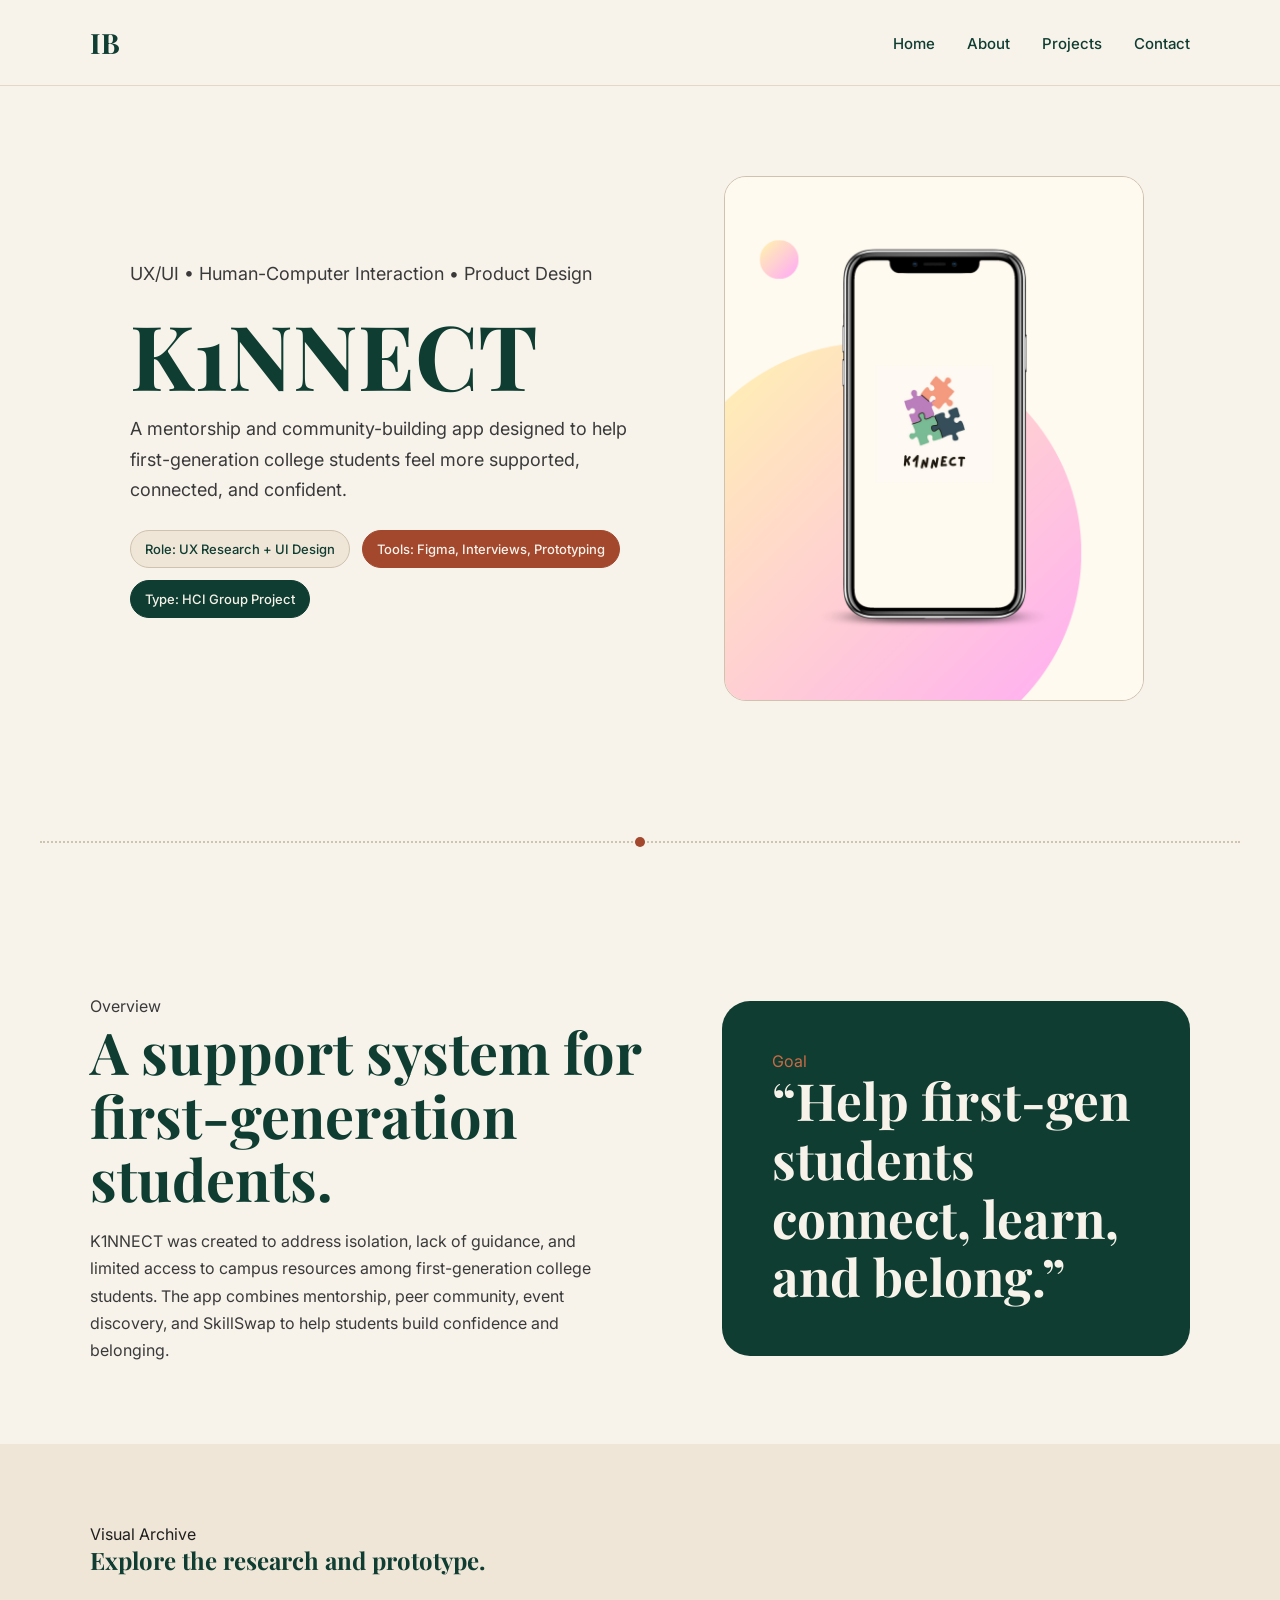
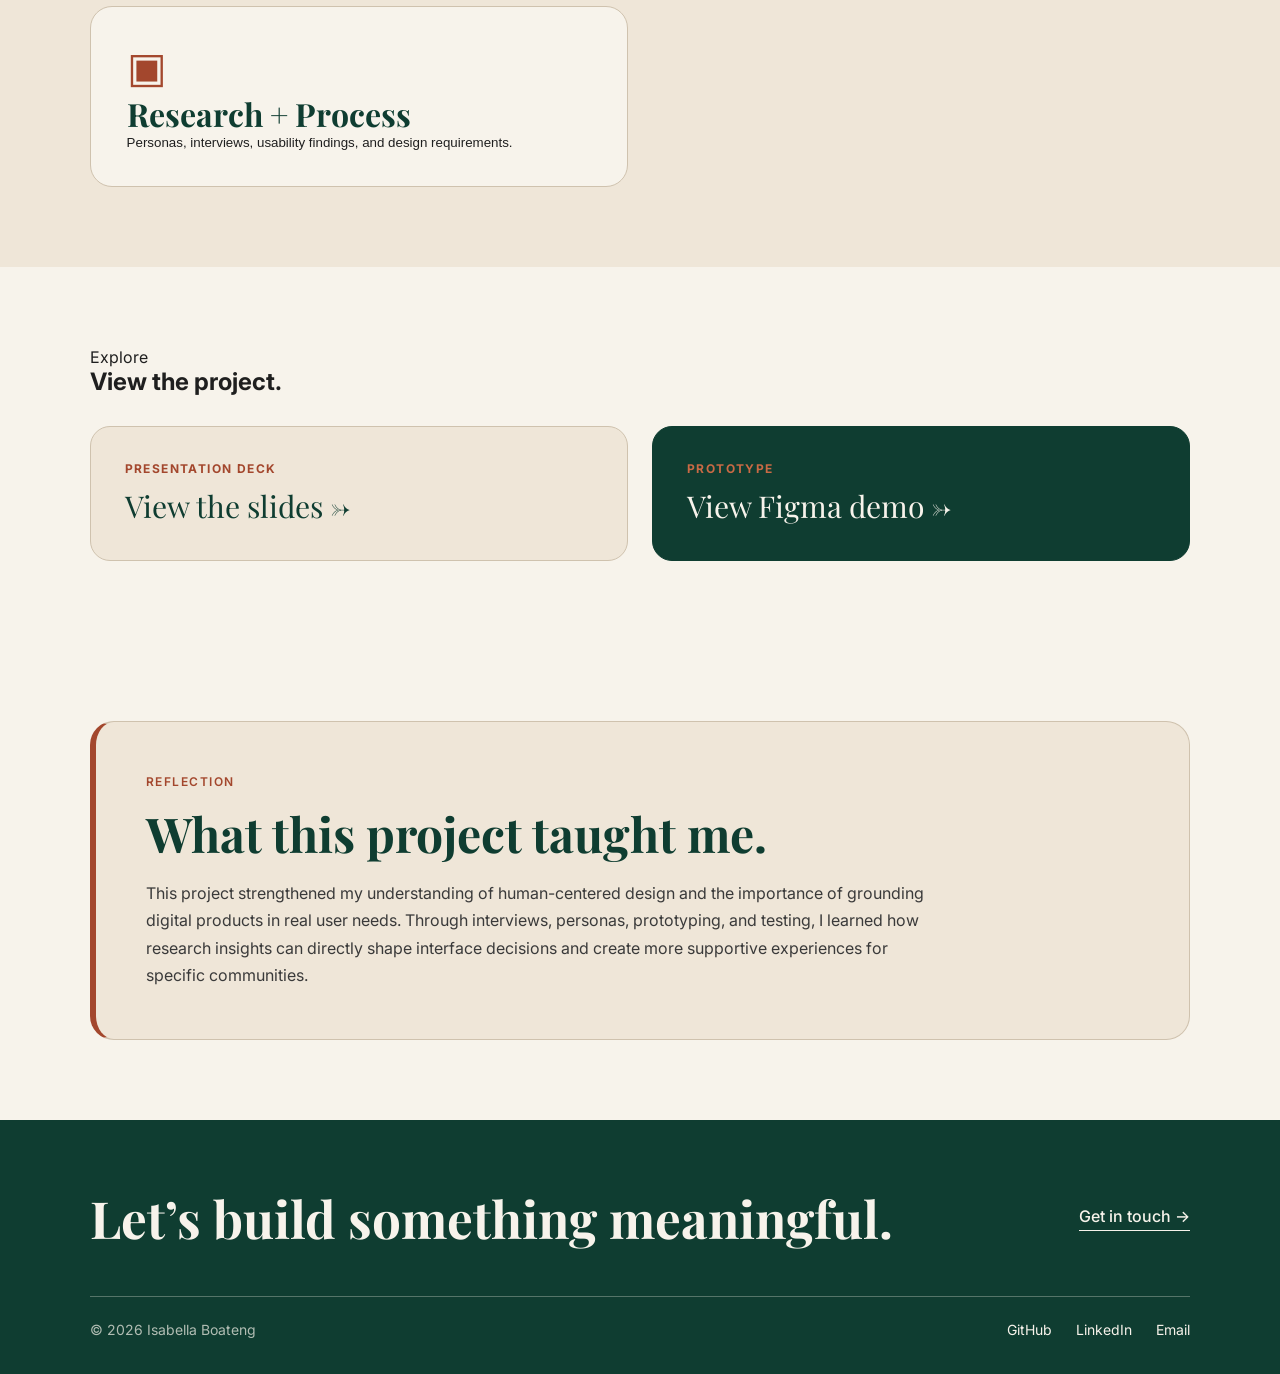
<file: k1nnect.html>
<!DOCTYPE html>
<html lang="en">

<head>
    <meta charset="UTF-8" />
    <meta name="viewport" content="width=device-width, initial-scale=1.0" />

    <title>K1NNECT | Isabella Boateng</title>

    <link
        href="https://fonts.googleapis.com/css2?family=Playfair+Display:wght@500;700&family=Inter:wght@300;400;500;600&display=swap"
        rel="stylesheet">
    <link rel="stylesheet" href="styles.css" />
</head>

<body>

    <nav class="nav">
        <a href="index.html" class="logo">IB</a>

        <ul class="nav-links">
            <li><a href="index.html">Home</a></li>
            <li><a href="about.html">About</a></li>
            <li><a href="projects.html">Projects</a></li>
            <li><a href="contact.html">Contact</a></li>
        </ul>
    </nav>

    <main class="project-detail-page">

        <section class="project-detail-hero">
            <div class="project-detail-text">
                <p class="eyebrow">UX/UI • Human-Computer Interaction • Product Design</p>
                <h1>K1NNECT</h1>
                <p>
                    A mentorship and community-building app designed to help first-generation college students feel more
                    supported, connected, and confident.
                </p>

                <div class="project-meta">
                    <span class="tag-cream">Role: UX Research + UI Design</span>
                    <span class="tag-rust">Tools: Figma, Interviews, Prototyping</span>
                    <span class="tag-green">Type: HCI Group Project</span>
                </div>
            </div>

            <div class="project-detail-image">
                <img src="assets/images/k1nnect/k1nnect-cover.png" alt="K1NNECT project cover">
            </div>
        </section>

        <div class="section-divider"></div>

        <section class="project-overview-goal">

            <div class="overview-text">
                <p class="eyebrow">Overview</p>
                <h2>A support system for first-generation students.</h2>

                <p>
                    K1NNECT was created to address isolation, lack of guidance, and limited access to campus resources
                    among first-generation college students. The app combines mentorship, peer community, event
                    discovery, and SkillSwap to help students build confidence and belonging.
                </p>
            </div>

            <div class="goal-highlight">
                <p class="eyebrow">Goal</p>
                <h2>
                    “Help first-gen students connect, learn, and belong.”
                </h2>
            </div>

        </section>

        <section class="visual-archive">
            <p class="eyebrow">Visual Archive</p>
            <h2>Explore the research and prototype.</h2>

            <div class="folder-grid">
                <button class="folder-card" data-gallery="k1nnectResearch">
                    <span class="folder-icon">▣</span>
                    <h3>Research + Process</h3>
                    <p>Personas, interviews, usability findings, and design requirements.</p>
                </button>
            </div>
        </section>

        <div class="gallery-modal" id="gallery-modal">
            <div class="gallery-modal-content">
                <button class="modal-close" id="modal-close">×</button>
                <h2 id="modal-title">Gallery</h2>
                <div class="modal-gallery" id="modal-gallery"></div>
            </div>
        </div>

        <section class="project-links-section">
            <p class="eyebrow">Explore</p>
            <h2>View the project.</h2>

            <div class="project-link-grid">
                <a href="assets/images/k1nnect/HCI Final Presentation.pdf" target="_blank" class="project-link-card">
                    <span>Presentation Deck</span>
                    <p>View the slides →</p>
                </a>

                <a href="https://www.figma.com/proto/WUNJhhwUYvbp9ik20uO017/hci-prototype?node-id=94-4124&t=UFz6ApnHnB78PzbK-1&starting-point-node-id=94%3A4123"
                    target="_blank" class="project-link-card green-link">
                    <span>Prototype</span>
                    <p>View Figma demo →</p>
                </a>
            </div>
        </section>

        <section class="reflection-section">
            <div class="reflection-card">
                <p class="eyebrow">Reflection</p>
                <h2>What this project taught me.</h2>

                <p>
                    This project strengthened my understanding of human-centered design and the importance of grounding
                    digital products in real user needs. Through interviews, personas, prototyping, and testing, I
                    learned how research insights can directly shape interface decisions and create more supportive
                    experiences for specific communities.
                </p>
            </div>
        </section>

        <footer class="footer" id="contact">
            <div class="footer-inner">
                <div class="footer-top">
                    <h2>Let’s build something meaningful.</h2>
                    <a href="mailto:isabellaboateng032@gmail.com" class="footer-cta">Get in touch →</a>
                </div>

                <div class="footer-bottom">
                    <div class="footer-left">
                        <p>© 2026 Isabella Boateng</p>
                    </div>

                    <div class="footer-links">
                        <a href="https://github.com/BellaBoateng" target="_blank">GitHub</a>
                        <a href="https://www.linkedin.com/in/isabella-boateng" target="_blank">LinkedIn</a>
                        <a href="mailto:isabellaboateng032@gmail.com">Email</a>
                    </div>
                </div>
            </div>
        </footer>

    </main>

    <script src="script.js"></script>

</body>

</html>
</file>
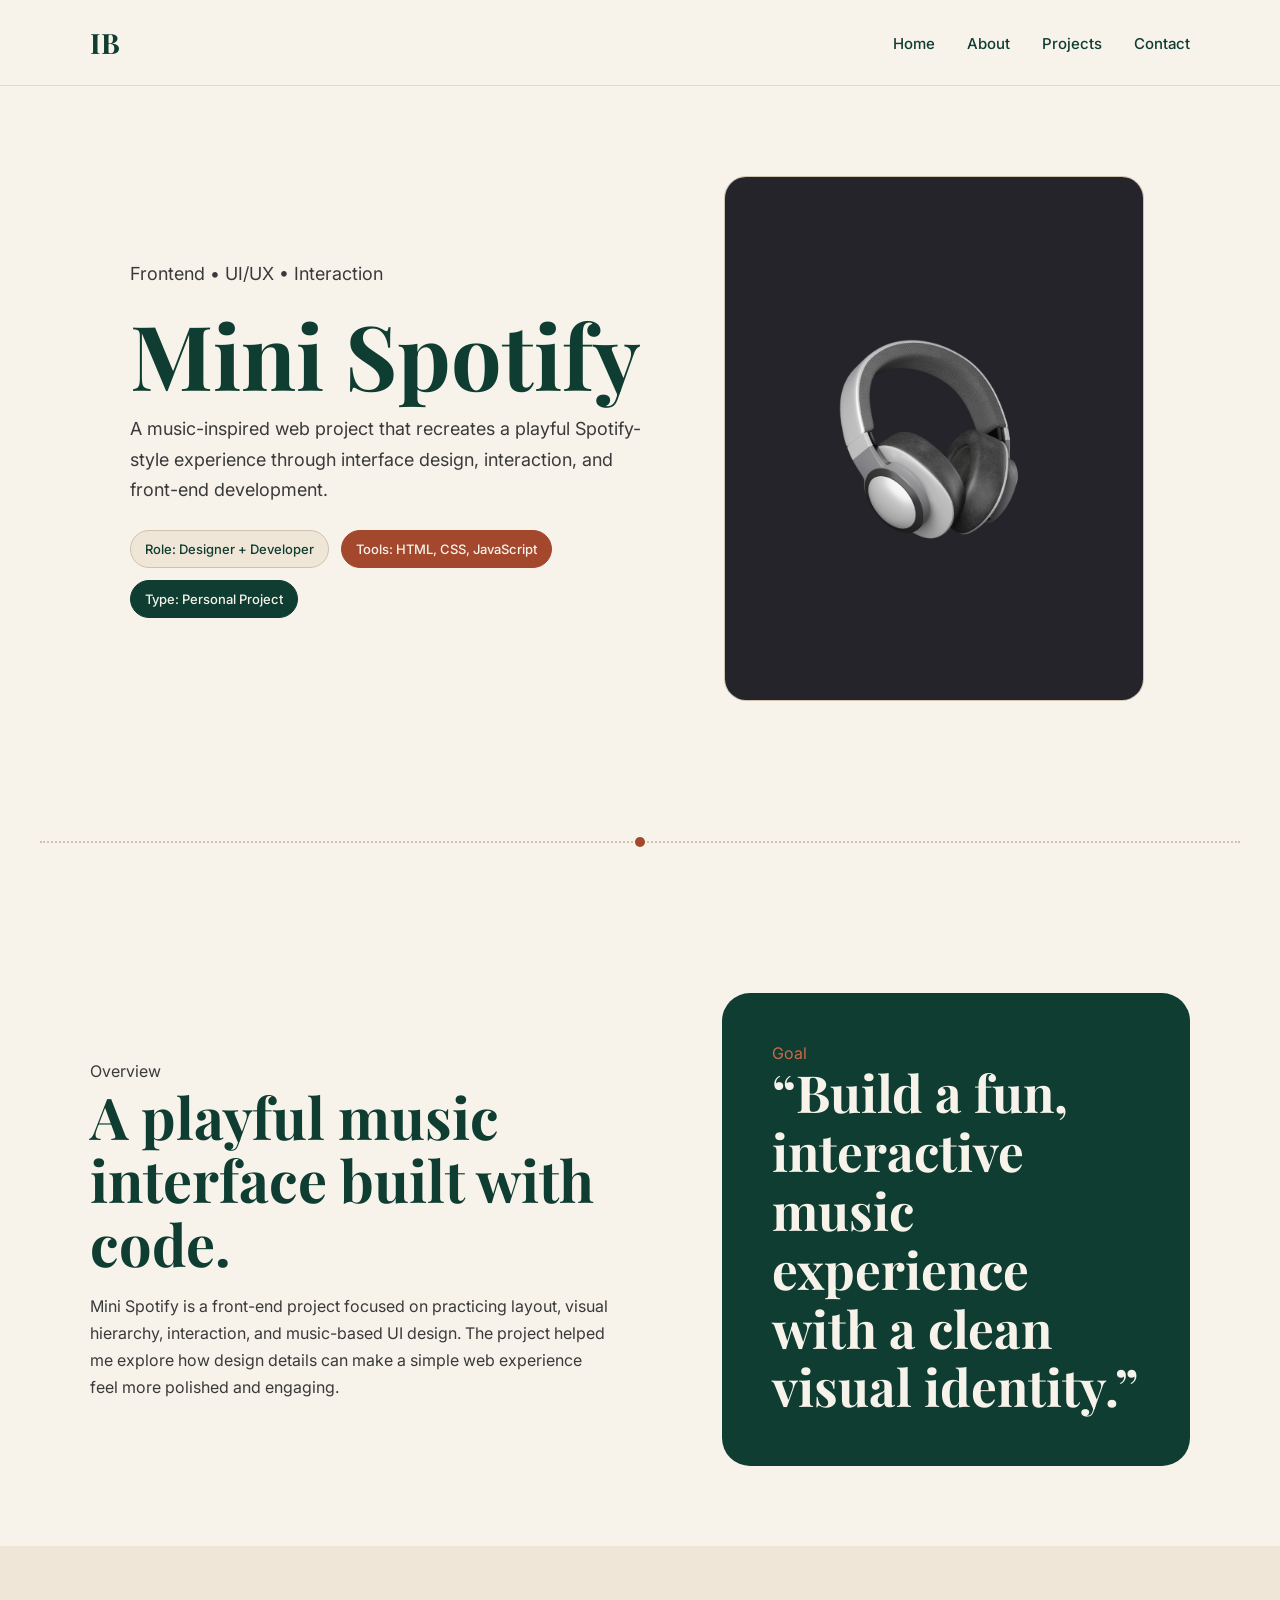
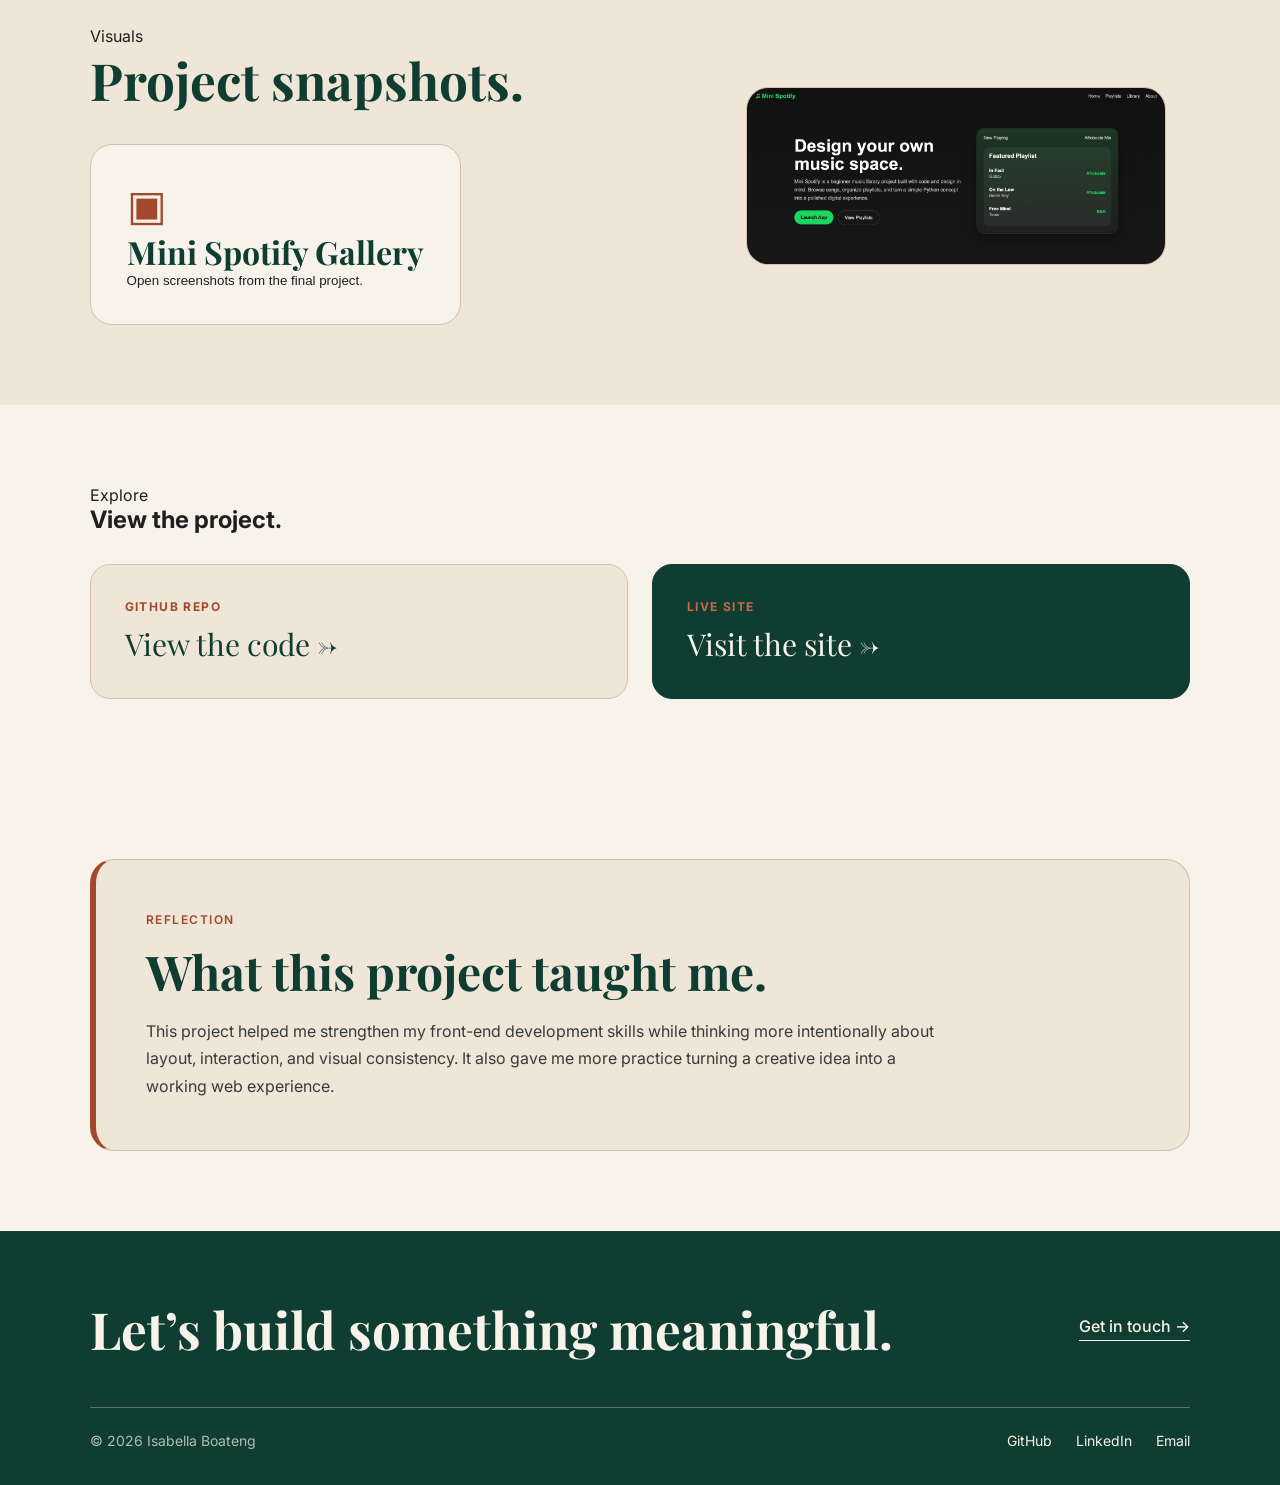
<file: mini-spotify.html>
<!DOCTYPE html>
<html lang="en">

<head>
    <meta charset="UTF-8" />
    <meta name="viewport" content="width=device-width, initial-scale=1.0" />
    <title>Mini Spotify | Isabella Boateng</title>
    <link
        href="https://fonts.googleapis.com/css2?family=Playfair+Display:wght@500;700&family=Inter:wght@300;400;500;600&display=swap"
        rel="stylesheet">
    <link rel="stylesheet" href="styles.css" />
</head>

<body>
    <nav class="nav">
        <a href="index.html" class="logo">IB</a>
        <ul class="nav-links">
            <li><a href="index.html">Home</a></li>
            <li><a href="about.html">About</a></li>
            <li><a href="projects.html">Projects</a></li>
            <li><a href="contact.html">Contact</a></li>
        </ul>
    </nav>

    <main class="project-detail-page">

        <section class="project-detail-hero">
            <div class="project-detail-text">
                <p class="eyebrow">Frontend • UI/UX • Interaction</p>
                <h1>Mini Spotify</h1>
                <p>
                    A music-inspired web project that recreates a playful Spotify-style experience through interface
                    design, interaction, and front-end development.
                </p>

                <div class="project-meta">
                    <span class="tag-cream">Role: Designer + Developer</span>
                    <span class="tag-rust">Tools: HTML, CSS, JavaScript</span>
                    <span class="tag-green">Type: Personal Project</span>
                </div>
            </div>

            <div class="project-detail-image">
                <img src="assets/images/mini-spotify/spotify-cover.png" alt="Mini Spotify project cover">
            </div>
        </section>

        <div class="section-divider"></div>

        <section class="project-overview-goal">
            <div class="overview-text">
                <p class="eyebrow">Overview</p>
                <h2>A playful music interface built with code.</h2>
                <p>
                    Mini Spotify is a front-end project focused on practicing layout, visual hierarchy, interaction, and
                    music-based UI design. The project helped me explore how design details can make a simple web
                    experience feel more polished and engaging.
                </p>
            </div>

            <div class="goal-highlight">
                <p class="eyebrow">Goal</p>
                <h2>“Build a fun, interactive music experience with a clean visual identity.”</h2>
            </div>
        </section>

        <section class="campaign-preview-section">
            <div class="campaign-preview-text">
                <p class="eyebrow">Visuals</p>
                <h2>Project snapshots.</h2>

                <button class="folder-card" data-gallery="miniSpotify">
                    <span class="folder-icon">▣</span>
                    <h3>Mini Spotify Gallery</h3>
                    <p>Open screenshots from the final project.</p>
                </button>
            </div>

            <div class="campaign-preview-image">
                <img src="assets/images/mini-spotify/mini1.png" alt="Mini Spotify static preview">
            </div>
        </section>

        <div class="gallery-modal" id="gallery-modal">
            <div class="gallery-modal-content">
                <button class="modal-close" id="modal-close">×</button>
                <h2 id="modal-title">Gallery</h2>
                <div class="modal-gallery" id="modal-gallery"></div>
            </div>
        </div>

        <section class="project-links-section">
            <p class="eyebrow">Explore</p>
            <h2>View the project.</h2>

            <div class="project-link-grid">
                <a href="https://github.com/BellaBoateng/mini-spotify.git" target="_blank" class="project-link-card">
                    <span>GitHub Repo</span>
                    <p>View the code →</p>
                </a>

                <a href="https://bellaboateng.github.io/mini-spotify/" target="_blank"
                    class="project-link-card green-link">
                    <span>Live Site</span>
                    <p>Visit the site →</p>
                </a>
            </div>
        </section>

        <section class="reflection-section">
            <div class="reflection-card">
                <p class="eyebrow">Reflection</p>
                <h2>What this project taught me.</h2>
                <p>
                    This project helped me strengthen my front-end development skills while thinking more intentionally
                    about layout, interaction, and visual consistency. It also gave me more practice turning a creative
                    idea into a working web experience.
                </p>
            </div>
        </section>

        <footer class="footer" id="contact">
            <div class="footer-inner">
                <div class="footer-top">
                    <h2>Let’s build something meaningful.</h2>
                    <a href="mailto:isabellaboateng032@gmail.com" class="footer-cta">Get in touch →</a>
                </div>

                <div class="footer-bottom">
                    <div class="footer-left">
                        <p>© 2026 Isabella Boateng</p>
                    </div>

                    <div class="footer-links">
                        <a href="https://github.com/BellaBoateng" target="_blank">GitHub</a>
                        <a href="https://www.linkedin.com/in/isabella-boateng" target="_blank">LinkedIn</a>
                        <a href="mailto:isabellaboateng032@gmail.com">Email</a>
                    </div>
                </div>
            </div>
        </footer>

    </main>

    <script src="script.js"></script>
</body>

</html>
</file>
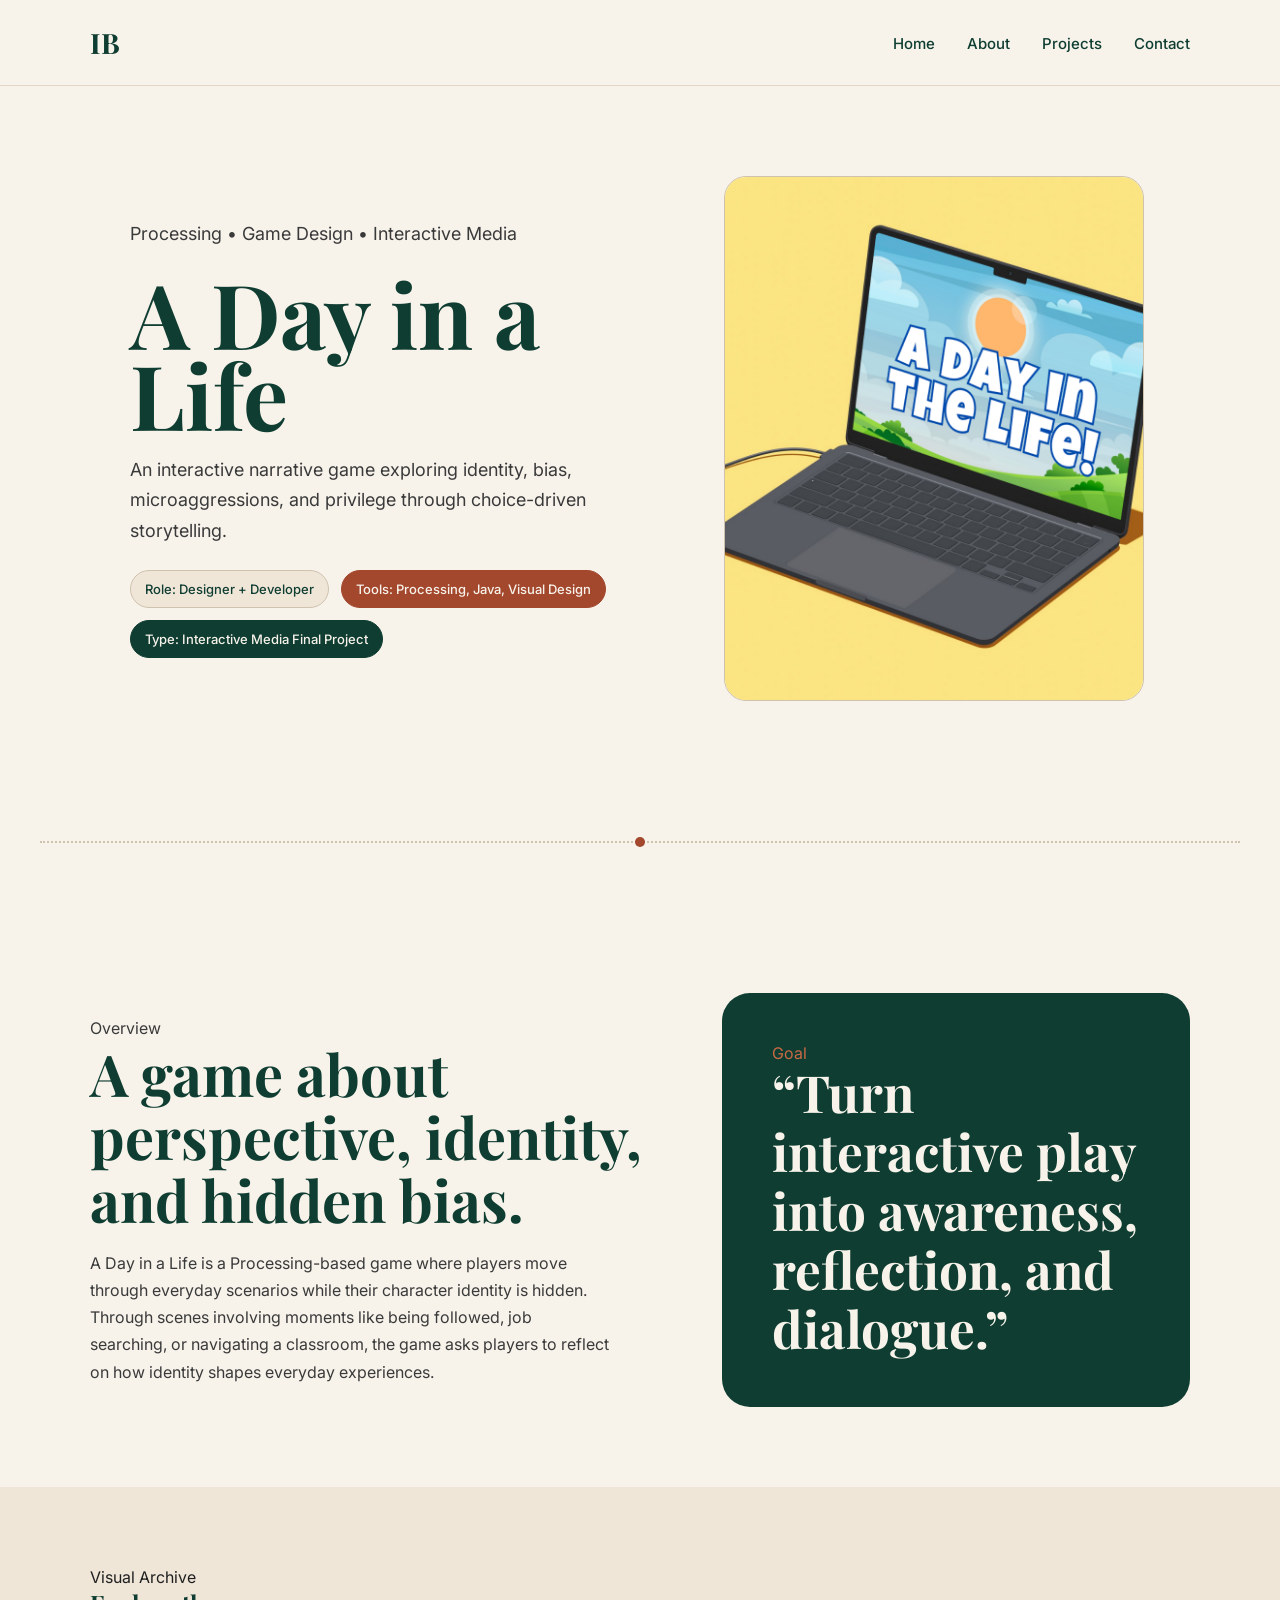
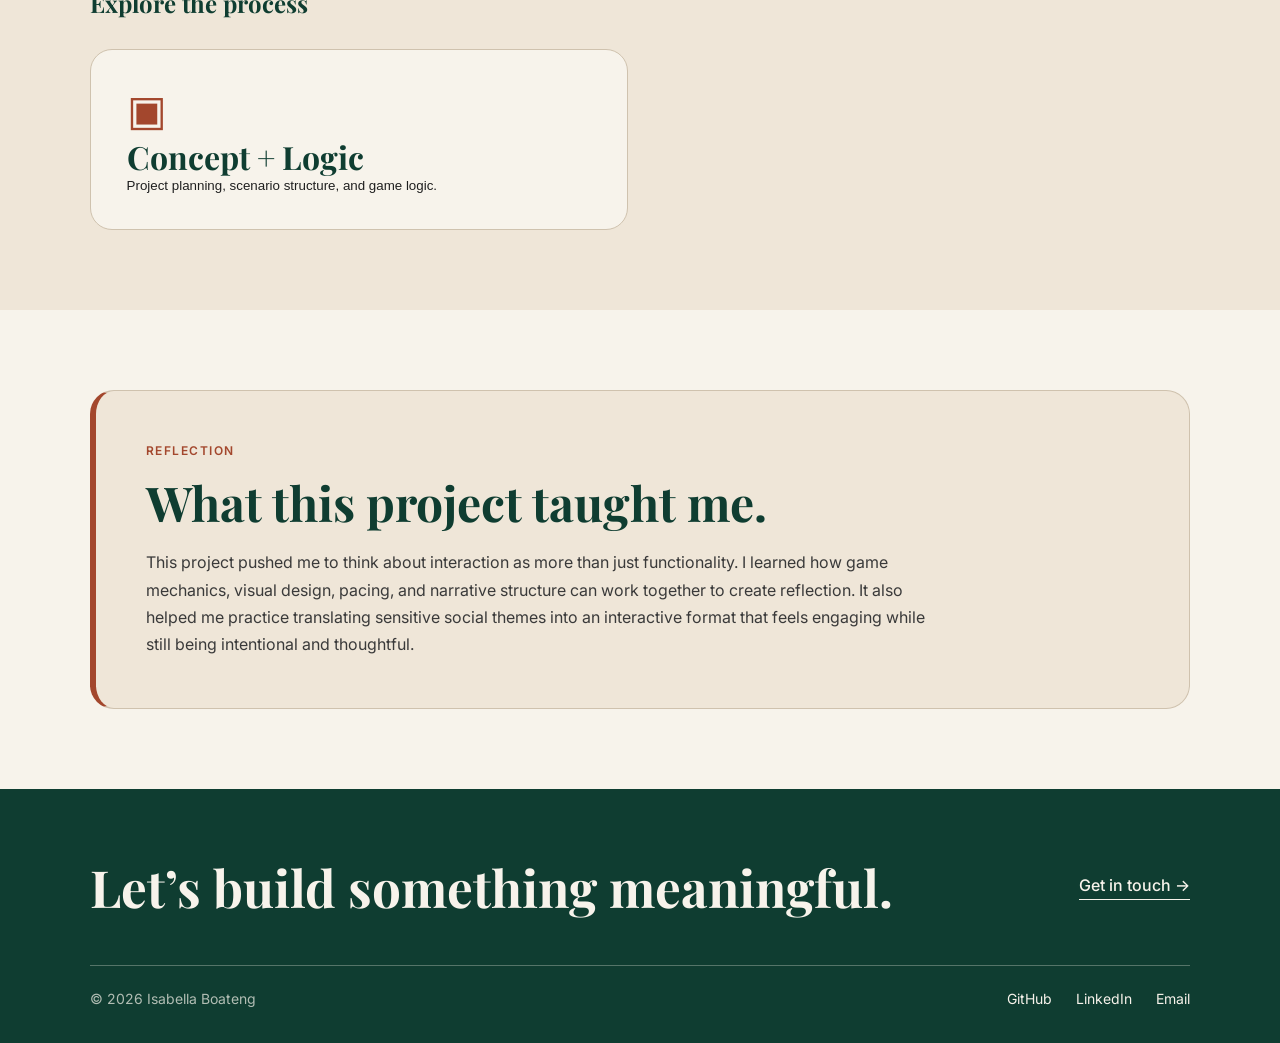
<file: processing-game.html>
<!DOCTYPE html>
<html lang="en">

<head>
    <meta charset="UTF-8" />
    <meta name="viewport" content="width=device-width, initial-scale=1.0" />

    <title>A Day in a Life | Isabella Boateng</title>

    <link
        href="https://fonts.googleapis.com/css2?family=Playfair+Display:wght@500;700&family=Inter:wght@300;400;500;600&display=swap"
        rel="stylesheet">
    <link rel="stylesheet" href="styles.css" />
</head>

<body>

    <nav class="nav">
        <a href="index.html" class="logo">IB</a>

        <ul class="nav-links">
            <li><a href="index.html">Home</a></li>
            <li><a href="about.html">About</a></li>
            <li><a href="projects.html">Projects</a></li>
            <li><a href="contact.html">Contact</a></li>
        </ul>
    </nav>

    <main class="project-detail-page">

        <section class="project-detail-hero">
            <div class="project-detail-text">
                <p class="eyebrow">Processing • Game Design • Interactive Media</p>
                <h1>A Day in a Life</h1>
                <p>
                    An interactive narrative game exploring identity, bias, microaggressions, and privilege through choice-driven storytelling.
                </p>

                <div class="project-meta">
                    <span class="tag-cream">Role: Designer + Developer</span>
                    <span class="tag-rust">Tools: Processing, Java, Visual Design</span>
                    <span class="tag-green">Type: Interactive Media Final Project</span>
                </div>
            </div>

            <div class="project-detail-image">
                <img src="assets/images/processing-game/processing-game-cover.png" alt="A Day in a Life game cover">
            </div>
        </section>

        <div class="section-divider"></div>

        <section class="project-overview-goal">

            <div class="overview-text">
                <p class="eyebrow">Overview</p>
                <h2>A game about perspective, identity, and hidden bias.</h2>

                <p>
                    A Day in a Life is a Processing-based game where players move through everyday scenarios while their character identity is hidden. Through scenes involving moments like being followed, job searching, or navigating a classroom, the game asks players to reflect on how identity shapes everyday experiences.
                </p>
            </div>

            <div class="goal-highlight">
                <p class="eyebrow">Goal</p>
                <h2>
                    “Turn interactive play into awareness, reflection, and dialogue.”
                </h2>
            </div>

        </section>

        <section class="visual-archive">
            <p class="eyebrow">Visual Archive</p>
            <h2>Explore the process</h2>

            <div class="folder-grid">
                <button class="folder-card" data-gallery="processingProcess">
                    <span class="folder-icon">▣</span>
                    <h3>Concept + Logic</h3>
                    <p>Project planning, scenario structure, and game logic.</p>
                </button>
            </div>
        </section>

        <div class="gallery-modal" id="gallery-modal">
            <div class="gallery-modal-content">
                <button class="modal-close" id="modal-close">×</button>
                <h2 id="modal-title">Gallery</h2>
                <div class="modal-gallery" id="modal-gallery"></div>
            </div>
        </div>

        <section class="reflection-section">
            <div class="reflection-card">
                <p class="eyebrow">Reflection</p>
                <h2>What this project taught me.</h2>

                <p>
                    This project pushed me to think about interaction as more than just functionality. I learned how game mechanics, visual design, pacing, and narrative structure can work together to create reflection. It also helped me practice translating sensitive social themes into an interactive format that feels engaging while still being intentional and thoughtful.
                </p>
            </div>
        </section>

        <footer class="footer" id="contact">
            <div class="footer-inner">
                <div class="footer-top">
                    <h2>Let’s build something meaningful.</h2>
                    <a href="mailto:isabellaboateng032@gmail.com" class="footer-cta">Get in touch →</a>
                </div>

                <div class="footer-bottom">
                    <div class="footer-left">
                        <p>© 2026 Isabella Boateng</p>
                    </div>

                    <div class="footer-links">
                        <a href="https://github.com/BellaBoateng" target="_blank">GitHub</a>
                        <a href="https://www.linkedin.com/in/isabella-boateng" target="_blank">LinkedIn</a>
                        <a href="mailto:isabellaboateng032@gmail.com">Email</a>
                    </div>
                </div>
            </div>
        </footer>

    </main>

    <script src="script.js"></script>

</body>

</html>
</file>
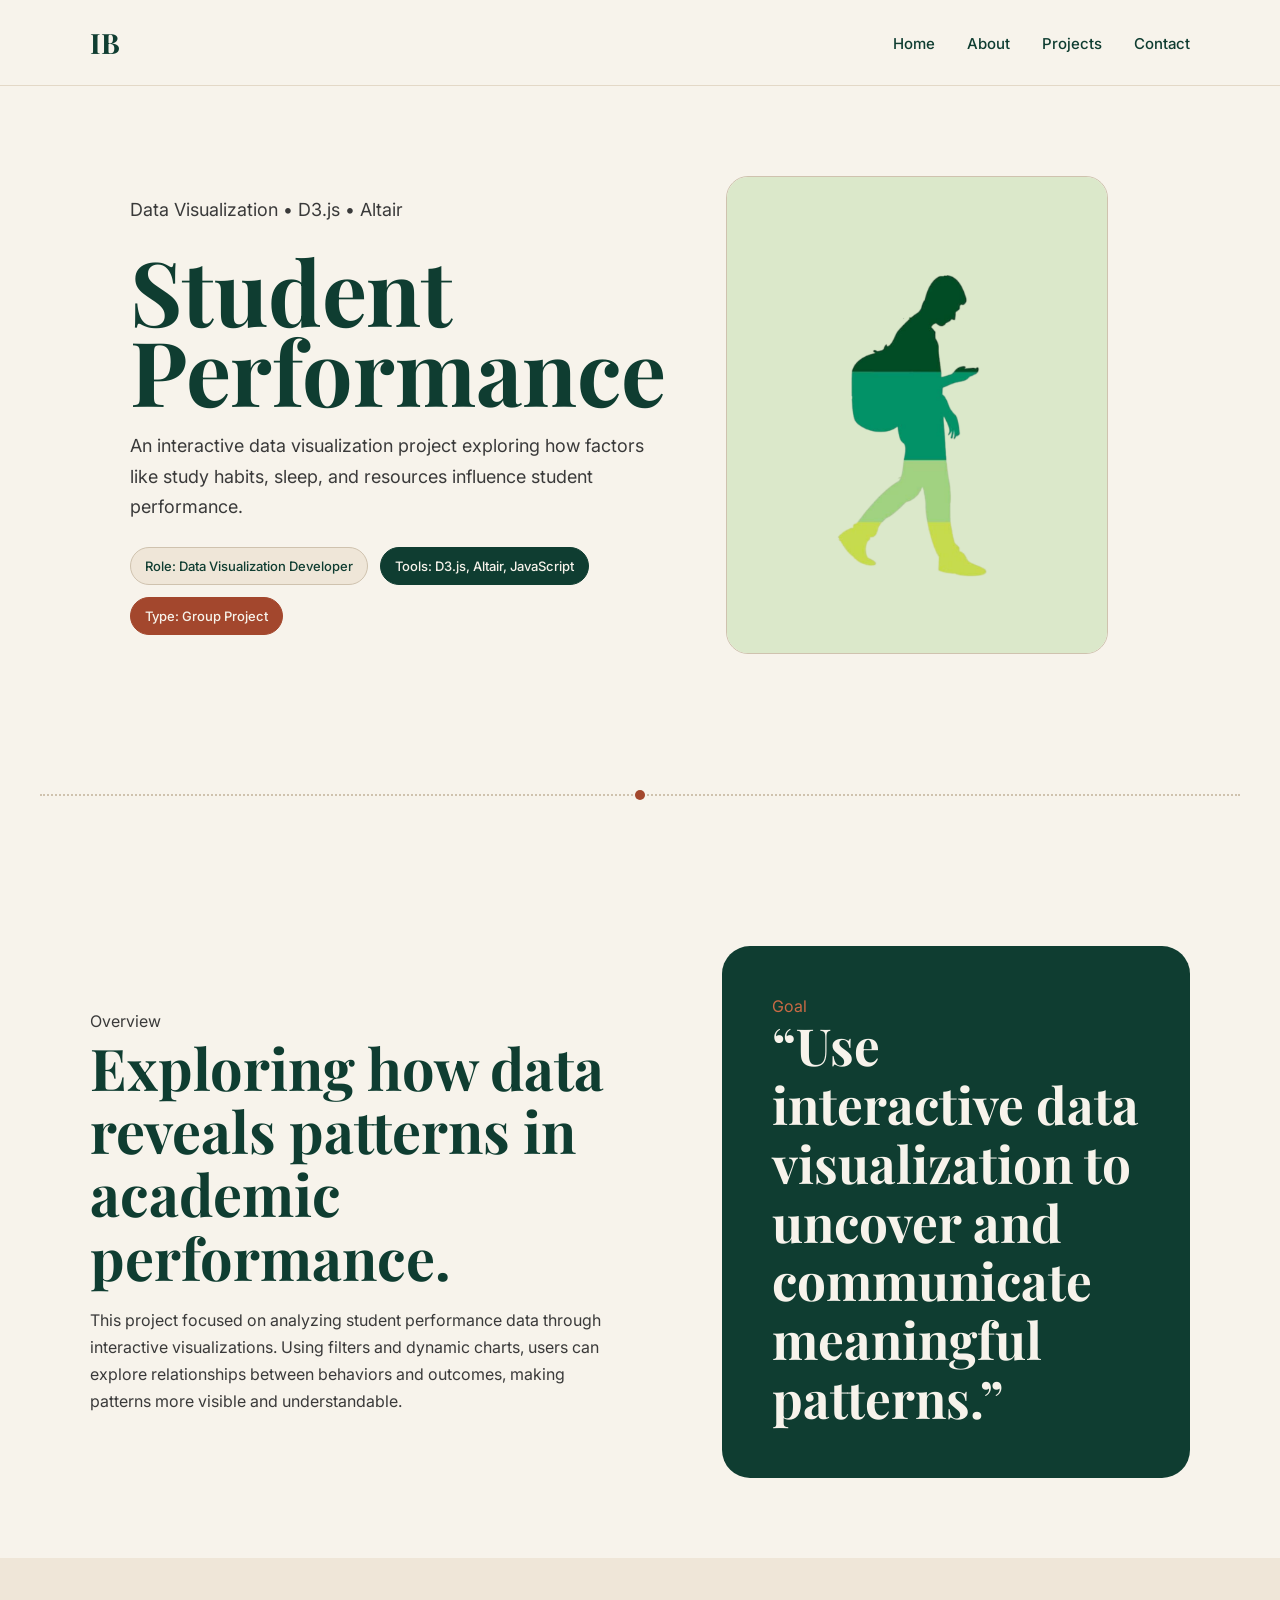
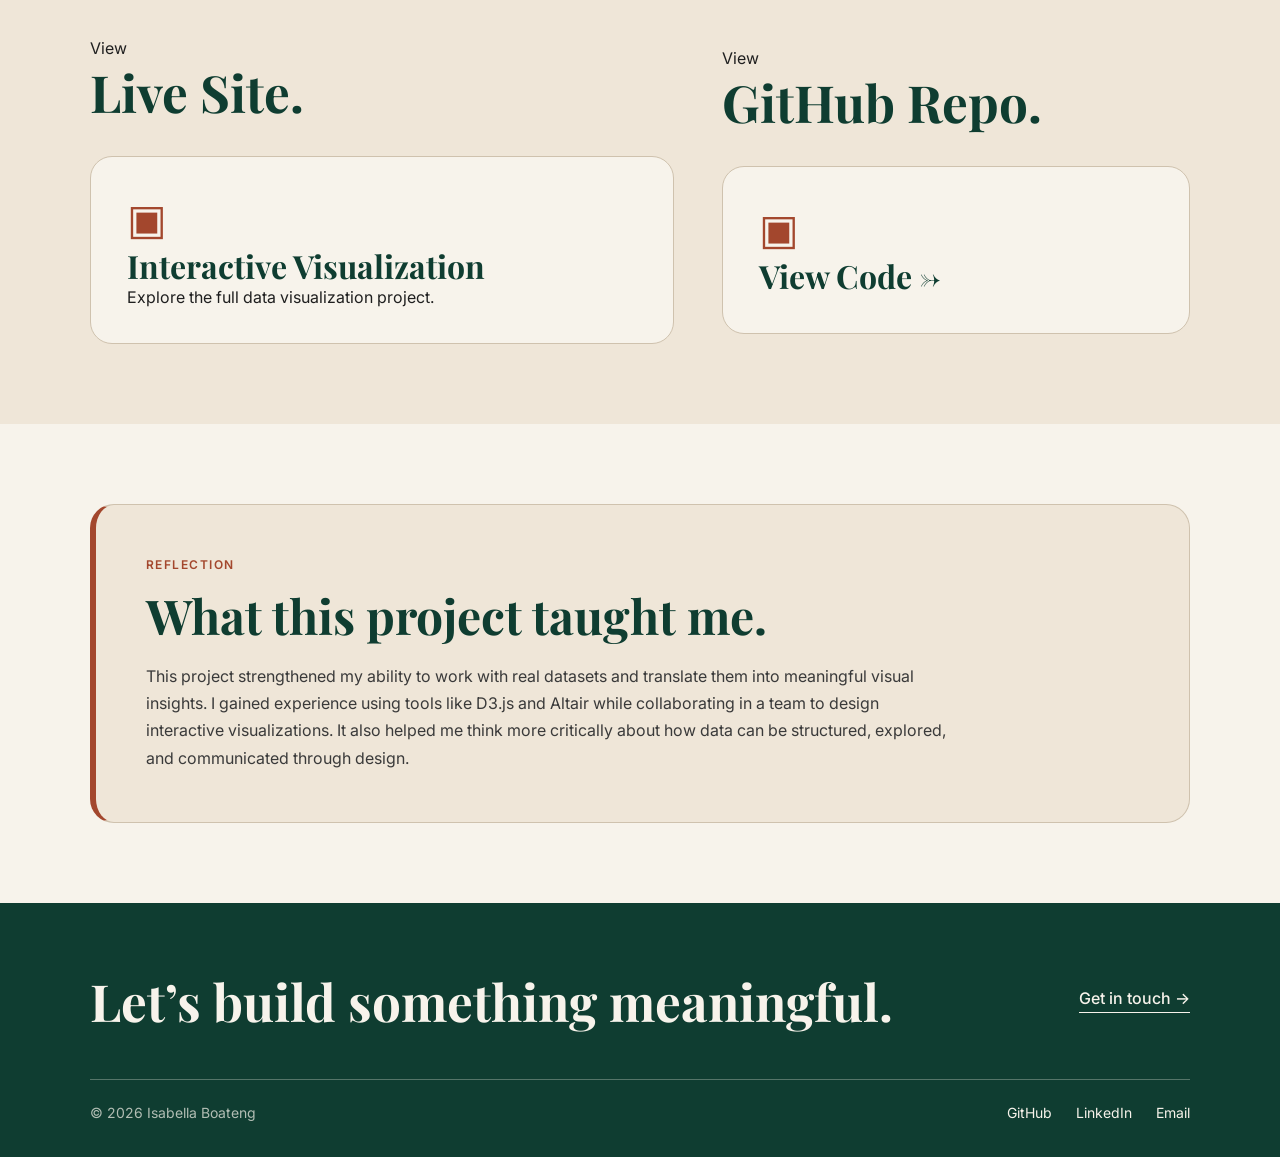
<file: student-performance.html>
<!DOCTYPE html>
<html lang="en">

<head>
    <meta charset="UTF-8" />
    <meta name="viewport" content="width=device-width, initial-scale=1.0" />
    <title>Student Performance | Isabella Boateng</title>

    <link
        href="https://fonts.googleapis.com/css2?family=Playfair+Display:wght@500;700&family=Inter:wght@300;400;500;600&display=swap"
        rel="stylesheet">
    <link rel="stylesheet" href="styles.css" />
</head>

<body>

    <!-- NAV -->
    <nav class="nav">
        <a href="index.html" class="logo">IB</a>

        <ul class="nav-links">
            <li><a href="index.html">Home</a></li>
            <li><a href="about.html">About</a></li>
            <li><a href="projects.html">Projects</a></li>
            <li><a href="contact.html">Contact</a></li>
        </ul>
    </nav>

    <main class="project-detail-page student-project-page"></main>

    <!-- HERO -->
    <section class="project-detail-hero">
        <div class="project-detail-text">
            <p class="eyebrow">Data Visualization • D3.js • Altair</p>

            <!-- FIXED TITLE FOR DIMENSIONS -->
            <h1>Student<br>Performance</h1>

            <p>
                An interactive data visualization project exploring how factors like study habits,
                sleep, and resources influence student performance.
            </p>

            <div class="project-meta">
                <span class="tag-cream">Role: Data Visualization Developer</span>
                <span class="tag-green">Tools: D3.js, Altair, JavaScript</span>
                <span class="tag-rust">Type: Group Project</span>
            </div>
        </div>

        <div class="project-detail-image">
            <img src="assets/images/student/student-performance-cover.png" alt="Student Performance Visualization">
        </div>
    </section>

    <div class="section-divider"></div>

    <!-- OVERVIEW + GOAL -->
    <section class="project-overview-goal">

        <div class="overview-text">
            <p class="eyebrow">Overview</p>

            <h2>Exploring how data reveals patterns in academic performance.</h2>

            <p>
                This project focused on analyzing student performance data through interactive visualizations.
                Using filters and dynamic charts, users can explore relationships between behaviors and outcomes,
                making patterns more visible and understandable.
            </p>
        </div>

        <div class="goal-highlight">
            <p class="eyebrow">Goal</p>

            <h2>
                “Use interactive data visualization to uncover and communicate meaningful patterns.”
            </h2>
        </div>

    </section>

    <!-- LIVE SITE + IMAGE -->
    <section class="campaign-preview-section student-preview-section">

        <div class="campaign-preview-text">
            <p class="eyebrow">View</p>
            <h2>Live Site.</h2>

            <a href="https://livia-cutra.github.io/sleep-student-performance/" target="_blank"
                class="folder-card pdf-folder">
                <span class="folder-icon">▣</span>
                <h3>Interactive Visualization</h3>
                <p>Explore the full data visualization project.</p>
            </a>
        </div>

        <div class="campaign-preview-text">
                <p class="eyebrow">View</p>

                <h2>GitHub Repo.</h2>

                <a href="https://github.com/livia-cutra/sleep-student-performance.git" target="_blank" class="folder-card pdf-folder">
                    <span class="folder-icon">▣</span>
                    <h3>View Code →</h3>
                </a>
            </div>

    </section>

    <!-- REFLECTION -->
    <section class="reflection-section">

        <div class="reflection-card">
            <p class="eyebrow">Reflection</p>

            <h2>What this project taught me.</h2>

            <p>
                This project strengthened my ability to work with real datasets and translate them into meaningful
                visual insights. I gained experience using tools like D3.js and Altair while collaborating in a team
                to design interactive visualizations. It also helped me think more critically about how data can be
                structured, explored, and communicated through design.
            </p>

        </div>

    </section>

    <!-- FOOTER -->
    <footer class="footer" id="contact">
        <div class="footer-inner">

            <div class="footer-top">
                <h2>Let’s build something meaningful.</h2>
                <a href="mailto:isabellaboateng032@gmail.com" class="footer-cta">
                    Get in touch →
                </a>
            </div>

            <div class="footer-bottom">
                <div class="footer-left">
                    <p>© 2026 Isabella Boateng</p>
                </div>

                <div class="footer-links">
                    <a href="https://github.com/BellaBoateng" target="_blank">GitHub</a>
                    <a href="https://www.linkedin.com/in/isabella-boateng" target="_blank">LinkedIn</a>
                    <a href="mailto:isabellaboateng032@gmail.com">Email</a>
                </div>
            </div>

        </div>
    </footer>

    </main>

</body>

</html>
</file>
<file: styles.css>
/* RESET */
* {
    margin: 0;
    padding: 0;
    box-sizing: border-box;
}

/* BODY */
body {
    font-family: 'Inter', sans-serif;
    background-color: #F7F3EB;
    color: #1F1F1F;
}

html {
    scroll-behavior: smooth;
}

section {
    scroll-margin-top: 90px;
}

.section-header h2,
.interests-inner h2,
.about-text h2 {
    font-size: clamp(34px, 3.4vw, 50px);
}

.interests-inner .eyebrow {
    font-size: 12px;
    font-weight: 600;
    color: #A3472D;
    letter-spacing: 1.5px;
    text-transform: uppercase;
    margin: 0 0 6px 0;
    display: block;
}

.interests-inner h2 {
    margin-top: 0;
}

/* NAV */
.nav {
    width: 100%;
    padding: 24px 7%;
    display: flex;
    justify-content: space-between;
    align-items: center;
    border-bottom: 1px solid #E3D8C7;
}

.logo {
    font-family: 'Playfair Display', serif;
    font-size: 28px;
    font-weight: 700;
    color: #0F3D31;
    text-decoration: none;
}

.nav-links {
    display: flex;
    gap: 32px;
    list-style: none;
}

.nav-links a {
    color: #0F3D31;
    text-decoration: none;
    font-size: 15px;
    font-weight: 500;
    transition: color 0.25s ease;
}

.nav-links a:hover {
    color: #A3472D;
}

/* HERO */
.hero {
    min-height: auto;
    padding: 45px 7% 35px;
    display: grid;
    grid-template-columns: 1.1fr 0.9fr;
    align-items: center;
    gap: 64px;
    margin-bottom: 10px;
}

.hero-text {
    max-width: 650px;
}

.hero-text h1 {
    font-family: 'Playfair Display', serif;
    font-size: clamp(44px, 6vw, 78px);
    line-height: 1.05;
    letter-spacing: -0.8px;
    color: #0F3D31;
    margin-bottom: 24px;
}

.hero-text p {
    max-width: 520px;
    font-size: 18px;
    line-height: 1.7;
    color: #3A3A3A;
    margin-bottom: 34px;
}

/* BUTTONS */
.buttons {
    display: flex;
    gap: 14px;
    flex-wrap: wrap;
}

.buttons .button {
    padding: 14px 22px;
    border-radius: 999px;
    font-family: 'Inter', sans-serif;
    font-size: 14px;
    font-weight: 500;
    cursor: pointer;
    transition: all 0.25s ease;
    text-decoration: none;
    display: inline-block;
}

/* PRIMARY (rust filled) */
.button.primary {
    background-color: #A3472D;
    color: #F7F3EB;
    border: 1px solid #A3472D;
    box-shadow: 0 6px 16px rgba(163, 71, 45, 0.25);
}

.button.primary:hover {
    background-color: #7A2E1C;
    border-color: #7A2E1C;
    transform: translateY(-2px);
    box-shadow: 0 10px 22px rgba(163, 71, 45, 0.35);
}

/* SECONDARY (outline) */
.button.secondary {
    background: transparent;
    border: 1px solid #0F3D31;
    color: #0F3D31;
}

.button.secondary:hover {
    background-color: #0F3D31;
    color: #F7F3EB;
    transform: translateY(-2px);
}

/* HERO VISUAL - RECORD */
.hero-visual {
    flex: 1;
    display: flex;
    justify-content: center;
    align-items: center;
}

.record-wrap {
    text-align: center;
    position: relative;
    width: fit-content;
}

.record {
    width: 330px;
    height: 330px;
    border-radius: 50%;
    position: relative;
    background:
        radial-gradient(circle at center, #A3472D 0 18%, transparent 18% 100%),
        repeating-radial-gradient(circle, #0F3D31 0 8px, #0A2F26 9px 13px);
    box-shadow: 0 25px 50px rgba(15, 61, 49, 0.25);
    animation: spin 14s linear infinite;
}

.record:hover {
    animation-duration: 4s;
    box-shadow: 0 30px 70px rgba(163, 71, 45, 0.35);
}

.record-label {
    width: 105px;
    height: 105px;
    background-color: #F7F3EB;
    border: 3px solid #A3472D;
    border-radius: 50%;
    position: absolute;
    inset: 0;
    margin: auto;
    display: flex;
    justify-content: center;
    align-items: center;
}

.record-label img {
    width: 58px;
    height: auto;
    transition: transform 0.3s ease;
}

.record:hover .record-label img {
    transform: scale(1.1);
}

.record-ring {
    position: absolute;
    border: 1px solid rgba(247, 243, 235, 0.25);
    border-radius: 50%;
    inset: 0;
    margin: auto;
}

.ring-one {
    width: 250px;
    height: 250px;
}

.ring-two {
    width: 190px;
    height: 190px;
}

.ring-three {
    width: 135px;
    height: 135px;
}

.now-playing {
    margin-top: 18px;
    font-size: 14px;
    color: #6B6B6B;
    letter-spacing: 0.5px;
}

.record-wrap:hover .now-playing {
    color: #A3472D;
}

/* NEEDLE IMAGE */
.needle {
    position: absolute;
    width: 150px;
    right: -50px;
    bottom: 70px;
    z-index: 10;
    transform: rotate(-15deg);
    transform-origin: 50% 85%;
    pointer-events: none;
}

.record-wrap:hover .needle {
    transform: rotate(-15deg);
    transition: transform 0.3s ease;
}

@keyframes spin {
    from {
        transform: rotate(0deg);
    }

    to {
        transform: rotate(360deg);
    }
}

/* RESPONSIVE */
@media (max-width: 900px) {
    .hero {
        grid-template-columns: 1fr;
        text-align: center;
        gap: 48px;
    }

    .hero-text {
        margin: 0 auto;
    }

    .hero-text p {
        margin-left: auto;
        margin-right: auto;
    }

    .buttons {
        justify-content: center;
    }

    .record {
        width: 280px;
        height: 280px;
    }
}

@media (max-width: 650px) {
    .nav {
        flex-direction: column;
        gap: 18px;
    }

    .nav-links {
        gap: 18px;
        flex-wrap: wrap;
        justify-content: center;
    }

    .hero {
        padding-top: 40px;
    }

    .hero-text h1 {
        font-size: 42px;
    }

    .record {
        width: 240px;
        height: 240px;
    }

    .record-label {
        width: 88px;
        height: 88px;
    }

    .record-label img {
        width: 48px;
    }
}

/* SNAPSHOT STRIP */
.snapshot-strip {
    width: 86%;
    margin: 10px auto 65px;
    display: grid;
    grid-template-columns: repeat(4, 1fr);
    border-top: 1px solid #CFC2AE;
    border-bottom: 1px solid #CFC2AE;
}

.snapshot-card {
    padding: 24px 22px;
    text-decoration: none;
    color: #0F3D31;
    border-right: 1px solid #CFC2AE;
    transition: background-color 0.25s ease, transform 0.25s ease;
}

.snapshot-card:last-child {
    border-right: none;
}

.snapshot-card span {
    display: block;
    font-size: 12px;
    font-weight: 600;
    color: #A3472D;
    margin-bottom: 14px;
    letter-spacing: 1px;
}

.snapshot-card h3 {
    font-family: 'Playfair Display', serif;
    font-size: 22px;
    margin-bottom: 10px;
}

.snapshot-card p {
    font-size: 13.5px;
    line-height: 1.6;
    color: #3A3A3A;
}

.snapshot-card:hover {
    background-color: #EFE6D8;
    transform: translateY(-4px);
}

@media (max-width: 900px) {
    .snapshot-strip {
        grid-template-columns: repeat(2, 1fr);
    }

    .snapshot-card:nth-child(2) {
        border-right: none;
    }

    .snapshot-card:nth-child(1),
    .snapshot-card:nth-child(2) {
        border-bottom: 1px solid #CFC2AE;
    }
}

@media (max-width: 600px) {
    .snapshot-strip {
        grid-template-columns: 1fr;
    }

    .snapshot-card {
        border-right: none;
        border-bottom: 1px solid #CFC2AE;
    }

    .snapshot-card:last-child {
        border-bottom: none;
    }
}

/* INTERESTS ACCORDION */
.interests {
    padding: 70px 7%;
    background-color: #F7F3EB;
}

.interests-inner {
    background-color: transparent;
    padding: 0;
}

.interests-inner h2 {
    font-family: 'Playfair Display', serif;
    font-size: clamp(36px, 4vw, 52px);
    line-height: 1.1;
    color: #0F3D31;
    margin-bottom: 36px;
}

.accordion-list {
    width: 100%;
    border-top: 1px solid #CFC2AE;
}

.accordion-item {
    display: grid;
    grid-template-columns: 70px 1fr 30px;
    align-items: center;
    gap: 22px;
    padding: 20px 0;
    border-bottom: 1px solid #CFC2AE;
    cursor: pointer;
}

.interest-number {
    font-family: 'Inter', sans-serif;
    font-size: 15px;
    font-weight: 600;
    color: #A3472D;
}

.accordion-item h3 {
    font-family: 'Inter', sans-serif;
    font-size: clamp(20px, 2vw, 28px);
    font-weight: 600;
    color: #0F3D31;
    transition: color 0.25s ease, transform 0.25s ease;
}

.plus {
    font-size: 28px;
    font-weight: 300;
    color: #0F3D31;
    text-align: right;
    transition: transform 0.25s ease, color 0.25s ease;
}

.accordion-item p {
    grid-column: 2 / 3;
    max-width: 650px;
    max-height: 0;
    overflow: hidden;
    opacity: 0;
    color: #3A3A3A;
    font-size: 15px;
    line-height: 1.6;
    transition: max-height 0.3s ease, opacity 0.25s ease, margin-top 0.25s ease;
}

.accordion-item:hover h3,
.accordion-item:hover .plus {
    color: #A3472D;
}

.accordion-item:hover .plus {
    transform: rotate(45deg);
}

.accordion-item:hover p {
    max-height: 200px;
    opacity: 1;
    margin-top: 4px;
}

@media (max-width: 700px) {
    .accordion-item {
        grid-template-columns: 45px 1fr 24px;
        gap: 12px;
    }

    .accordion-item p {
        grid-column: 2 / 4;
    }
}

/* PROJECTS */
.projects {
    padding: 70px 7%;
    background-color: #F7F3EB;
}

.project-grid {
    margin-top: 32px;
    display: grid;
    grid-template-columns: repeat(3, 1fr);
    gap: 24px;
}

/* CARD */
.project-card {
    position: relative;
    overflow: hidden;
    cursor: pointer;
    border: 1px solid #CFC2AE;
    background-color: #EFE6D8;
    border-radius: 18px;
    overflow: hidden;
    text-decoration: none;
    color: inherit;
    display: block;
    cursor: pointer;
}

.project-card img {
    width: 100%;
    aspect-ratio: 4 / 5;
    object-fit: cover;
    display: block;
    border-radius: 18px;
    transition: transform 0.3s ease;
}

.project-card:hover img {
    transform: scale(1.03);
}

/* OVERLAY */
.project-overlay {
    position: absolute;
    bottom: 0;
    left: 0;
    width: 100%;
    padding: 18px;
    background: linear-gradient(to top,
            rgba(15, 61, 49, 0.85),
            rgba(15, 61, 49, 0));
    color: #F7F3EB;
    opacity: 0;
    transform: translateY(20px);
    transition: all 0.3s ease;
}

.project-overlay h3 {
    font-family: 'Playfair Display', serif;
    font-size: 22px;
    margin-bottom: 6px;
}

.project-overlay p {
    font-size: 14px;
}

/* HOVER */
.project-card:hover img {
    transform: scale(1.05);
}

.project-card:hover .project-overlay {
    opacity: 1;
    transform: translateY(0);
}

@media (max-width: 900px) {
    .project-grid {
        grid-template-columns: 1fr 1fr;
    }
}

@media (max-width: 600px) {
    .project-grid {
        grid-template-columns: 1fr;
    }

    .project-card img {
        height: 260px;
    }
}

/* ABOUT PREVIEW */
.about-preview {
    padding: 75px 7%;
    background-color: #EFE6D8;
    display: grid;
    grid-template-columns: 0.9fr 1.1fr;
    gap: 64px;
    align-items: center;
}

.about-visual img {
    width: 100%;
    height: 460px;
    object-fit: cover;
    border-radius: 220px 220px 0 0;
    border: 1px solid #CFC2AE;
}

.about-text h2 {
    font-family: 'Playfair Display', serif;
    font-size: clamp(36px, 4vw, 54px);
    line-height: 1.1;
    color: #0F3D31;
    margin-bottom: 22px;
}

.about-text p {
    font-size: 17px;
    line-height: 1.7;
    color: #3A3A3A;
    max-width: 620px;
    margin-bottom: 24px;
}

.text-link {
    color: #A3472D;
    font-weight: 600;
    text-decoration: none;
    border-bottom: 1px solid #A3472D;
    padding-bottom: 4px;
}

.text-link:hover {
    color: #7A2E1C;
}

@media (max-width: 850px) {
    .about-preview {
        grid-template-columns: 1fr;
    }

    .about-visual img {
        height: 420px;
    }
}

/* ADINKRA PREVIEW */
.adinkra-preview {
    padding: 70px 7%;
    background-color: #F7F3EB;
}

.adinkra-grid {
    display: grid;
    grid-template-columns: repeat(3, 1fr);
    gap: 26px;
    margin: 32px 0 28px;
}

.adinkra-card {
    min-height: 250px;
    perspective: 1000px;
    cursor: pointer;
}

.adinkra-card-inner {
    position: relative;
    width: 100%;
    min-height: 250px;
    transform-style: preserve-3d;
    transition: transform 0.5s ease;
}

.adinkra-card:hover .adinkra-card-inner {
    transform: rotateY(180deg);
}

.adinkra-card-front,
.adinkra-card-back {
    position: absolute;
    inset: 0;
    border: 1px solid #CFC2AE;
    padding: 120px 26px 150px;
    text-align: center;
    border-radius: 0;
    backface-visibility: hidden;
    display: flex;
    flex-direction: column;
    justify-content: center;
    min-height: 250px;
}

.adinkra-card-front {
    background-color: #F7F3EB;
    transform: rotateY(0deg);
}

.adinkra-card-back {
    transform: rotateY(180deg);
}

.adinkra-card-front img {
    width: 100%;
    height: 140px;
    object-fit: contain;
    margin-bottom: 24px;
    display: block;
    transition: transform 0.25s ease;
}

.adinkra-card-front h3,
.adinkra-card-back h3 {
    font-family: 'Playfair Display', serif;
    font-size: 28px;
    margin-bottom: 10px;
}

.adinkra-card-front h3 {
    color: #0F3D31;
}

.adinkra-card-front p {
    font-size: 15px;
    line-height: 1.6;
    color: #3A3A3A;
}

.adinkra-card-back p {
    font-size: 14px;
    line-height: 1.6;
}

.adinkra-card:hover .adinkra-card-front img {
    transform: scale(1.05);
}

/* back colors */
.green-back {
    background-color: #0F3D31;
    color: #F7F3EB;
}

.rust-back {
    background-color: #A3472D;
    color: #F7F3EB;
}

.sage-back {
    background-color: #9FB7A6;
    color: #0F3D31;
}

.adinkra-intro {
    max-width: 620px;
    font-size: 16px;
    line-height: 1.7;
    color: #0F3D31;
    margin-top: 12px;
}

.adinkra-card-front,
.adinkra-card-back,
.adinkra-card-front img,
.adinkra-card-front h3,
.adinkra-card-front p {
    -webkit-backface-visibility: hidden;
    backface-visibility: hidden;
}

@media (max-width: 850px) {
    .adinkra-grid {
        grid-template-columns: 1fr;
    }
}


/* FOOTER */
.footer {
    padding: 70px 7% 36px;
    background-color: #0F3D31;
}

.footer-inner {
    max-width: 1200px;
    margin: 0 auto;
}

.footer-top {
    display: flex;
    justify-content: space-between;
    align-items: center;
    margin-bottom: 50px;
    flex-wrap: wrap;
    gap: 20px;
}

.footer-top h2 {
    font-family: 'Playfair Display', serif;
    font-size: clamp(34px, 4vw, 52px);
    color: #F7F3EB;
    line-height: 1.1;
}

.footer-cta {
    color: #F7F3EB;
    text-decoration: none;
    font-weight: 500;
    border-bottom: 1px solid #F7F3EB;
    padding-bottom: 4px;
    transition: color 0.25s ease, border-color 0.25s ease;
}

.footer-cta:hover {
    color: #C96A45;
    border-color: #C96A45;
}

/* BOTTOM */
.footer-bottom {
    display: flex;
    justify-content: space-between;
    align-items: center;
    border-top: 1px solid rgba(247, 243, 235, 0.3);
    padding-top: 24px;
    flex-wrap: wrap;
    gap: 12px;
}

.footer-left p {
    font-size: 14px;
    color: rgba(247, 243, 235, 0.7);
}

.footer-links {
    display: flex;
    gap: 24px;
}

.footer-links a {
    text-decoration: none;
    font-size: 14px;
    color: #F7F3EB;
    transition: color 0.25s ease;
}

.footer-links a:hover {
    color: #C96A45;
}

@media (max-width: 700px) {
    .footer-top {
        flex-direction: column;
        align-items: flex-start;
    }

    .footer-bottom {
        flex-direction: column;
        align-items: flex-start;
    }
}

/* SECTION HEADERS (GLOBAL FIX) */
.section-header {
    max-width: 720px;
    margin-bottom: 32px;
}

.section-header h2 {
    font-family: 'Playfair Display', serif;
    font-size: clamp(36px, 4vw, 54px);
    line-height: 1.1;
    color: #0F3D31;
    margin-bottom: 12px;
}

.section-header .eyebrow {
    font-size: 12px;
    font-weight: 600;
    color: #A3472D;
    letter-spacing: 1.5px;
    text-transform: uppercase;
}

/***********************************/

/* ABOUT PAGE HERO */
.about-page-hero {
    padding: 60px 0%;
    display: grid;
    grid-template-columns: 1.1fr 0.8fr;
    gap: 60px;
    align-items: center;
    padding-left: 10%;
    padding-right: 10%;
}

.about-hero-text h1 {
    font-family: 'Playfair Display', serif;
    font-size: clamp(54px, 7vw, 96px);
    line-height: 0.95;
    color: #0F3D31;
    margin-bottom: 20px;
}

.about-hero-text p {
    color: #3E3E3E;
    font-size: 18px;
    line-height: 1.7;
    max-width: 620px;
}

.about-hero-text h1 .nickname {
    color: #A3472D;
}

.about-hero-image {
    width: 460px;
    height: 460px;
}

.about-hero-image img {
    width: 100%;
    height: 100%;
    object-fit: cover;
    border-radius: 50%;
    display: block;
    border: 3px solid #A3472D;
}

/* ABOUT DASHBOARD */
.about-dashboard {
    padding: 0;
    background-color: #F7F3EB;
    display: grid;
    grid-template-columns: 1fr;
    gap: 26px;
}

.about-block {
    border-top: 1px solid #CFC2AE;
    padding: 34px 0;
}

.about-block h2 {
    font-family: 'Playfair Display', serif;
    font-size: clamp(34px, 4vw, 52px);
    color: #0F3D31;
    line-height: 1.1;
    max-width: 900px;
    margin-bottom: 18px;
}

.about-block h3 {
    font-family: 'Playfair Display', serif;
    font-size: 32px;
    color: #0F3D31;
    margin-bottom: 18px;
}

.about-block p {
    font-size: 17px;
    line-height: 1.7;
    color: #3A3A3A;
    max-width: 720px;
}

/* STUDENT SECTION */
.student-section {
    padding: 70px 10% 100px;
    background-color: #F7F3EB;
    display: grid;
    grid-template-columns: 1.4fr 0.6fr;
    gap: 60px;
    align-items: center;
}

.student-left h2 {
    font-family: 'Playfair Display', serif;
    font-size: clamp(34px, 4vw, 52px);
    line-height: 1.1;
    color: #0F3D31;
    margin-bottom: 20px;
}

.student-left p {
    font-size: 17px;
    line-height: 1.7;
    color: #3A3A3A;
    max-width: 760px;
    margin-bottom: 26px;
}

.course-tags {
    display: flex;
    flex-wrap: wrap;
    gap: 12px;
}

.course-tags span {
    padding: 10px 16px;
    border: 1px solid #CFC2AE;
    border-radius: 999px;
    background-color: #EFE6D8;
    color: #0F3D31;
    font-size: 14px;
    font-weight: 500;
}

.resume-card {
    border: 1px solid #CFC2AE;
    background-color: #0F3D31;
    padding: 34px;
    min-height: 260px;
    display: flex;
    flex-direction: column;
    justify-content: space-between;
}

.resume-card p {
    color: #C96A45;
    text-transform: uppercase;
    letter-spacing: 1.5px;
    font-size: 12px;
    font-weight: 700;
}

.resume-card h3 {
    font-family: 'Playfair Display', serif;
    font-size: 30px;
    line-height: 1.15;
    color: #F7F3EB;
}

.resume-card a {
    color: #F7F3EB;
    text-decoration: none;
    font-weight: 600;
    border-bottom: 1px solid #F7F3EB;
    width: fit-content;
}

.resume-card a:hover {
    color: #C96A45;
    border-color: #C96A45;
}

@media (max-width: 850px) {
    .student-section {
        grid-template-columns: 1fr;
    }

    .about-hero-image {
        width: 300px;
        height: 300px;
        margin: 0 auto;
    }
}

/* SKILLS + TOOLS */
.skills-tools-section {
    padding: 80px 7%;
    padding-left: 10%;
    padding-right: 10%;
    background-color: #EFE6D8;
    display: grid;
    grid-template-columns: 1fr 1fr;
    gap: 28px;
}

.skills-panel,
.tools-panel {
    background-color: #F7F3EB;
    border: 1px solid #CFC2AE;
    padding: 42px;
}

.skills-panel h2,
.tools-panel h2 {
    font-family: 'Playfair Display', serif;
    font-size: clamp(30px, 3vw, 44px);
    line-height: 1.1;
    color: #0F3D31;
    margin-bottom: 28px;
}

/* SKILL TAGS */
.skill-tags {
    display: flex;
    flex-wrap: wrap;
    gap: 12px;
}

.tag {
    padding: 10px 16px;
    border-radius: 999px;
    font-size: 14px;
    font-weight: 500;
}

.tag.green {
    background-color: #0F3D31;
    color: #F7F3EB;
}

.tag.rust {
    background-color: #A3472D;
    color: #F7F3EB;
}

.tag.sage {
    background-color: #9FB7A6;
    color: #0F3D31;
}

.tag.cream {
    background-color: #EFE6D8;
    color: #0F3D31;
    border: 1px solid #CFC2AE;
}

/* TOOLS */
.tool-list {
    display: grid;
    grid-template-columns: 1fr 1fr;
    gap: 14px;
}

.tool-item {
    display: flex;
    align-items: center;
    gap: 12px;
    padding: 14px;
    border: 1px solid #CFC2AE;
    background-color: #EFE6D8;
    transition: transform 0.25s ease, border-color 0.25s ease;
}

.tool-item:hover {
    transform: translateY(-4px);
    border-color: #A3472D;
}

.tool-item img {
    width: 24px;
    height: 24px;
    object-fit: contain;
}

.tool-item span {
    font-size: 14px;
    font-weight: 500;
    color: #0F3D31;
}

/* RESPONSIVE */
@media (max-width: 850px) {
    .skills-tools-section {
        grid-template-columns: 1fr;
    }

    .tool-list {
        grid-template-columns: 1fr;
    }
}

/* TIMELINE */
.experience-section {
    padding: 100px 7%;
    padding-left: 10%;
    padding-right: 10%;
    background-color: #F7F3EB;
}

.experience-section h2 {
    font-family: 'Playfair Display', serif;
    font-size: clamp(36px, 4vw, 54px);
    color: #0F3D31;
    margin-bottom: 50px;
}

/* GRID */
.timeline-grid {
    display: grid;
    grid-template-columns: repeat(2, 1fr);
    gap: 28px;
}

/* CARD */
.timeline-card {
    background-color: #EFE6D8;
    padding: 28px;
    border-radius: 16px;
    border: 1px solid #E2D8C8;
    transition: transform 0.25s ease, box-shadow 0.25s ease;
}

/* hover effect */
.timeline-card:hover {
    transform: translateY(-4px);
    box-shadow: 0 12px 30px rgba(15, 61, 49, 0.12);
}

.timeline-date {
    font-size: 12px;
    text-transform: uppercase;
    letter-spacing: 1px;
    color: #A3472D;
    font-weight: 600;
    display: block;
    margin-bottom: 10px;
}

.timeline-card h3 {
    font-family: 'Playfair Display', serif;
    font-size: 24px;
    color: #0F3D31;
    margin-bottom: 6px;
}

.timeline-card .org {
    font-size: 14px;
    color: #7A7A7A;
    margin-bottom: 12px;
}

.timeline-card .desc {
    font-size: 15px;
    line-height: 1.6;
    color: #3A3A3A;
}

/* FEATURE CARD (Vicor) */
.timeline-card.highlight {
    background-color: #0F3D31;
    color: #F7F3EB;
    border: none;
}

.timeline-card.highlight h3,
.timeline-card.highlight .desc,
.timeline-card.highlight .org {
    color: #F7F3EB;
}

.timeline-card.highlight .timeline-date {
    color: #C96A45;
}

.timeline-logo {
    width: 36px;
    margin-bottom: 12px;
}

@media (max-width: 768px) {
    .timeline-grid {
        grid-template-columns: 1fr;
    }
}

/* RECOMMENDATIONS */
.recommendations-section {
    padding: 90px 10%;
    background-color: #F7F3EB;
    border-top: 1px solid #CFC2AE;
}

.recommendations-section h2 {
    font-family: 'Playfair Display', serif;
    font-size: clamp(36px, 4vw, 54px);
    color: #0F3D31;
    margin-bottom: 36px;
}

.recommendation-grid {
    display: grid;
    grid-template-columns: repeat(4, 1fr);
    gap: 24px;
}

.recommendation-card {
    min-height: 210px;
    background-color: #EFE6D8;
    border: 1px solid #CFC2AE;
    border-radius: 18px;
    padding: 26px;
    text-decoration: none;
    color: inherit;
    display: flex;
    flex-direction: column;
    justify-content: space-between;
    transition: transform 0.25s ease, box-shadow 0.25s ease, border-color 0.25s ease;
}

.recommendation-card:hover {
    transform: translateY(-6px);
    border-color: #A3472D;
    box-shadow: 0 14px 34px rgba(15, 61, 49, 0.12);
}

.rec-label {
    font-size: 11px;
    text-transform: uppercase;
    letter-spacing: 1.4px;
    color: #A3472D;
    font-weight: 700;
}

.recommendation-card h3 {
    font-family: 'Playfair Display', serif;
    font-size: 24px;
    line-height: 1.15;
    color: #0F3D31;
    margin: 16px 0 10px;
}

.recommendation-card p {
    font-size: 14px;
    line-height: 1.6;
    color: #3A3A3A;
}

.recommendation-card small {
    color: #0F3D31;
    font-weight: 600;
    margin-top: 18px;
}

.empty-rec {
    opacity: 0.65;
    border-style: dashed;
}

@media (max-width: 900px) {
    .recommendation-grid {
        grid-template-columns: repeat(2, 1fr);
    }
}

@media (max-width: 600px) {
    .recommendation-grid {
        grid-template-columns: 1fr;
    }
}

/* COMMUNITY CAROUSEL */
.community-section {
    padding: 90px 7%;
    padding-left: 10%;
    padding-right: 10%;
    background-color: #EFE6D8;
    overflow: hidden;
}

.community-header-row {
    display: flex;
    justify-content: space-between;
    align-items: flex-end;
    gap: 30px;
    margin-bottom: 42px;
}

.community-header {
    max-width: 760px;
}

.community-header h2 {
    font-family: 'Playfair Display', serif;
    font-size: clamp(34px, 4vw, 52px);
    line-height: 1.1;
    color: #0F3D31;
    margin-bottom: 18px;
}

.community-header p {
    font-size: 17px;
    line-height: 1.7;
    color: #3A3A3A;
}

.community-controls {
    display: flex;
    gap: 12px;
    margin-bottom: 8px;
}

.carousel-btn {
    width: 46px;
    height: 46px;
    border-radius: 50%;
    border: 1px solid #0F3D31;
    background-color: transparent;
    color: #0F3D31;
    font-size: 20px;
    cursor: pointer;
    transition: all 0.25s ease;
}

.carousel-btn:hover {
    background-color: #A3472D;
    color: #F7F3EB;
    border-color: #A3472D;
}

/* viewport that hides overflow */
.community-carousel {
    width: 100%;
    overflow: hidden;
}

/* sliding row */
.community-track {
    display: flex;
    gap: 42px;
    transition: transform 0.45s ease;
    will-change: transform;
}

/* circles */
.community-circle {
    width: 230px;
    height: 230px;
    flex: 0 0 230px;
    border-radius: 50%;
    overflow: hidden;
    border: 4px solid #F7F3EB;
    background-color: transparent;
    box-shadow: none;
}

.community-circle img {
    width: 100%;
    height: 100%;
    object-fit: cover;
    display: block;
}

/***********************************/


/* PROJECTS PAGE */
/* HERO SECTION */
.projects-page-hero {
    padding: 90px 7% 60px;
    background-color: #F7F3EB;
}

.projects-hero-content {
    display: flex;
    align-items: center;
    justify-content: space-between;
    gap: 40px;
}

.projects-hero-text {
    max-width: 650px;
}

.projects-hero-text h1 {
    font-family: 'Playfair Display', serif;
    font-size: clamp(48px, 6vw, 82px);
    line-height: 1;
    color: #0F3D31;
    margin-bottom: 24px;
}

.projects-hero-text p {
    font-size: 18px;
    line-height: 1.7;
    color: #3A3A3A;
}

/* ICON */
.projects-hero-icon img {
    width: 260px;
    opacity: 0.9;
    transform: rotate(-8deg);
    transition: transform 0.4s ease;
}

.projects-page-hero:hover .projects-hero-icon img {
    transform: rotate(0deg) scale(1.05);
}

.projects-page-grid {
    padding: 40px 7% 100px;
    background-color: #F7F3EB;
    display: grid;
    grid-template-columns: repeat(3, 1fr);
    gap: 28px;
}

/* HERO BAND */
.project-hero-band {
    background-color: #EFE6D8;
    /* soft beige band */
    border-bottom: 1px solid #CFC2AE;
}

/* keep content centered inside */
.project-detail-hero {
    max-width: 1200px;
    margin: 0 auto;
}

/* PROJECT CARD */
.project-tile {
    text-decoration: none;
    color: inherit;
    border: 1px solid #CFC2AE;
    border-radius: 18px;
    overflow: hidden;
    background-color: #EFE6D8;
    transition: transform 0.25s ease, box-shadow 0.25s ease;
}

.project-tile:hover {
    transform: translateY(-6px);
    box-shadow: 0 16px 36px rgba(15, 61, 49, 0.12);
}

/* IMAGE */
.project-tile img {
    width: 100%;
    aspect-ratio: 4 / 5;
    object-fit: cover;
    display: block;
}

/* TEXT AREA */
.project-tile div {
    padding: 24px;
}

.project-tile span {
    display: block;
    font-size: 12px;
    font-weight: 700;
    letter-spacing: 1px;
    text-transform: uppercase;
    color: #A3472D;
    margin-bottom: 10px;
}

.project-tile h2 {
    font-family: 'Playfair Display', serif;
    font-size: 30px;
    color: #0F3D31;
    margin-bottom: 10px;
}

.project-tile p {
    font-size: 15px;
    line-height: 1.6;
    color: #3A3A3A;
}

@media (max-width: 900px) {
    .projects-page-grid {
        grid-template-columns: 1fr 1fr;
    }
}

@media (max-width: 768px) {
    .projects-hero-content {
        flex-direction: column;
        align-items: flex-start;
    }

    .projects-hero-icon img {
        width: 180px;
        margin-top: 20px;
    }
}

@media (max-width: 650px) {
    .projects-page-grid {
        grid-template-columns: 1fr;
    }
}

/***********************************/

/* ADINKRA PAGE */
.adinkra-page-hero {
    padding: 100px 7% 60px;
    background-color: #F7F3EB;
}

.adinkra-page-hero h1 {
    font-family: 'Playfair Display', serif;
    font-size: clamp(54px, 7vw, 96px);
    line-height: 0.95;
    color: #0F3D31;
    margin-bottom: 24px;
}

.adinkra-page-hero p {
    max-width: 680px;
    font-size: 18px;
    line-height: 1.7;
    color: #3A3A3A;
}

.adinkra-collection {
    padding: 50px 7% 100px;
    background-color: #F7F3EB;
    display: grid;
    grid-template-columns: 1.1fr 0.9fr;
    gap: 60px;
    align-items: start;
}

.adinkra-symbol-grid {
    display: grid;
    grid-template-columns: repeat(3, 1fr);
    gap: 42px 28px;
    align-items: start;
}

.symbol-card {
    border: none;
    background-color: transparent;
    border-radius: 0;
    aspect-ratio: auto;
    cursor: pointer;
    display: flex;
    flex-direction: column;
    align-items: center;
    justify-content: flex-start;

    gap: 14px;
    padding: 24px 10px;
    transition: transform 0.25s ease;
}

.symbol-card img {
    width: 130px;
    height: 130px;
    object-fit: contain;
}

.symbol-card span {
    font-size: 15px;
    font-weight: 600;
    color: #0F3D31;
}

.symbol-card:hover {
    transform: translateY(-6px);
}

.symbol-card:hover span {
    color: #A3472D;
}

.symbol-card.active {
    background-color: transparent;
    border: none;
}

.symbol-card.active span {
    color: #A3472D;
}

.symbol-detail {
    background-color: #EFE6D8;
    border: 1px solid #CFC2AE;
    border-radius: 18px;
    padding: 42px;
    position: sticky;
    top: 40px;
}

.symbol-detail h2 {
    font-family: 'Playfair Display', serif;
    font-size: 44px;
    color: #0F3D31;
    margin-bottom: 16px;
}

.symbol-detail p {
    font-size: 16px;
    line-height: 1.7;
    color: #3A3A3A;
}

@media (max-width: 900px) {
    .adinkra-collection {
        grid-template-columns: 1fr;
    }

    .symbol-detail {
        position: static;
    }
}

@media (max-width: 600px) {
    .adinkra-symbol-grid {
        grid-template-columns: repeat(2, 1fr);
    }
}


/***********************************/

/* CONTACT PAGE */
.contact-page {
    background-color: #F7F3EB;
}

.contact-hero {
    padding: 100px 7% 50px;
}

.contact-hero h1 {
    font-family: 'Playfair Display', serif;
    font-size: clamp(58px, 8vw, 110px);
    line-height: 0.95;
    color: #0F3D31;
    margin-bottom: 24px;
}

.contact-hero p {
    font-size: 18px;
    line-height: 1.7;
    color: #3A3A3A;
    max-width: 620px;
}

.contact-grid {
    padding: 30px 7% 100px;
    display: grid;
    grid-template-columns: repeat(3, 1fr);
    gap: 24px;
}

.contact-card {
    text-decoration: none;
    color: inherit;
    background-color: #EFE6D8;
    border: 1px solid #CFC2AE;
    border-radius: 18px;
    padding: 34px;
    min-height: 260px;
    display: flex;
    flex-direction: column;
    justify-content: space-between;
    transition: transform 0.25s ease, border-color 0.25s ease, box-shadow 0.25s ease;
}

.contact-card:hover {
    transform: translateY(-6px);
    border-color: #A3472D;
    box-shadow: 0 14px 34px rgba(15, 61, 49, 0.12);
}

.contact-card span {
    color: #A3472D;
    text-transform: uppercase;
    letter-spacing: 1.5px;
    font-size: 12px;
    font-weight: 700;
}

.contact-card h2 {
    font-family: 'Playfair Display', serif;
    font-size: 30px;
    line-height: 1.1;
    color: #0F3D31;
}

.contact-card p {
    font-size: 15px;
    line-height: 1.6;
    color: #3A3A3A;
}

.contact-card.linkedin {
    background-color: #0F3D31;
    border-color: #0F3D31;
}

.contact-card.linkedin h2,
.contact-card.linkedin p {
    color: #F7F3EB;
}

.contact-card.linkedin span {
    color: #C96A45;
}

@media (max-width: 900px) {
    .contact-grid {
        grid-template-columns: 1fr;
    }
}

/***********************************/

/* BOOK CLUB PROJECT DETAIL PAGE */

.project-detail-page {
    background-color: #F7F3EB;
}

/* HERO */
.project-detail-hero {
    padding: 90px 7% 70px;
    display: grid;
    grid-template-columns: 1.1fr 0.9fr;
    gap: 60px;
    align-items: center;
}

.project-detail-text h1 {
    font-family: 'Playfair Display', serif;
    font-size: clamp(56px, 7vw, 100px);
    line-height: 0.9;
    color: #0F3D31;
    margin-bottom: 20px;
}

.project-detail-text>p {
    font-size: 18px;
    line-height: 1.7;
    color: #3A3A3A;
    margin-bottom: 24px;
    max-width: 560px;
}

.project-meta {
    display: flex;
    flex-wrap: wrap;
    gap: 12px;
}

/* BASE TAG STYLE */
.project-meta span {
    padding: 10px 14px;
    border-radius: 999px;
    font-size: 13px;
    font-weight: 500;
}

/* VARIATIONS */
.tag-cream {
    background-color: #EFE6D8;
    border: 1px solid #CFC2AE;
    color: #0F3D31;
}

.tag-green {
    background-color: #0F3D31;
    border: 1px solid #0F3D31;
    color: #F7F3EB;
}

.tag-rust {
    background-color: #A3472D;
    border: 1px solid #A3472D;
    color: #F7F3EB;
}

.project-detail-image {
    display: flex;
    justify-content: center;
}

.project-detail-image img {
    width: 100%;
    max-width: 420px;
    aspect-ratio: 4 / 5;
    object-fit: cover;
    border-radius: 22px;
    border: 1px solid #CFC2AE;
}

/* INFO STRIP */
.project-info-strip {
    padding: 0 7% 60px;
    display: grid;
    grid-template-columns: repeat(3, 1fr);
    gap: 18px;
}

.info-card {
    background-color: #EFE6D8;
    border: 1px solid #CFC2AE;
    border-radius: 18px;
    padding: 24px;
}

.info-card span,
.project-link-card span {
    display: block;
    color: #A3472D;
    text-transform: uppercase;
    letter-spacing: 1.4px;
    font-size: 12px;
    font-weight: 700;
    margin-bottom: 10px;
}

.info-card p {
    color: #0F3D31;
    font-size: 16px;
    line-height: 1.5;
    font-weight: 500;
}

.rust-card {
    background-color: #A3472D;
    border-color: #A3472D;
}

.rust-card span,
.rust-card p {
    color: #F7F3EB;
}

.project-overview-goal {
    padding: 80px 7%;
    display: grid;
    grid-template-columns: 1.1fr 0.9fr;
    gap: 60px;
    align-items: center;
}

/* LEFT SIDE (no box, clean text) */
.overview-text h2 {
    font-family: 'Playfair Display', serif;
    font-size: clamp(42px, 4.5vw, 64px);
    line-height: 1.1;
    color: #0F3D31;
    margin-bottom: 18px;
}

.overview-text p {
    font-size: 16px;
    line-height: 1.7;
    color: #3A3A3A;
    max-width: 520px;
}

/* RIGHT SIDE (green statement box) */
.goal-highlight {
    background-color: #0F3D31;
    border-radius: 28px;
    padding: 50px;
}

.goal-highlight .eyebrow {
    color: #C96A45;
}

.goal-highlight h2 {
    font-family: 'Playfair Display', serif;
    font-size: clamp(36px, 4vw, 56px);
    line-height: 1.15;
    color: #F7F3EB;
}


/* IMAGES */
.visual-archive {
    padding: 80px 7%;
    background-color: #EFE6D8;
}

.visual-archive h2,
.gallery-modal-content h2 {
    font-family: 'Playfair Display', serif;
    color: #0F3D31;
}

.folder-grid {
    margin-top: 30px;
    display: grid;
    grid-template-columns: repeat(2, 1fr);
    gap: 24px;
}

.folder-card {
    text-align: left;
    border: 1px solid #CFC2AE;
    background-color: #F7F3EB;
    border-radius: 22px;
    padding: 36px;
    cursor: pointer;
}

.folder-card:hover {
    transform: translateY(-6px);
}

.folder-icon {
    font-size: 42px;
    color: #A3472D;
}

.folder-card h3 {
    font-family: 'Playfair Display', serif;
    font-size: 32px;
    color: #0F3D31;
}

.gallery-modal {
    position: fixed;
    inset: 0;
    background: rgba(15, 61, 49, 0.75);
    display: none;
    justify-content: center;
    align-items: center;
    z-index: 999;
}

.gallery-modal.active {
    display: flex;
}

.gallery-modal-content {
    width: min(1000px, 90vw);
    max-height: 85vh;
    overflow-y: auto;
    background: #F7F3EB;
    border-radius: 24px;
    padding: 36px;
    position: relative;
}

.modal-close {
    position: absolute;
    top: 20px;
    right: 24px;
    border: none;
    background: transparent;
    font-size: 32px;
    cursor: pointer;
}

.modal-gallery {
    margin-top: 24px;
    display: grid;
    grid-template-columns: repeat(3, 1fr);
    gap: 18px;
}

.modal-gallery img {
    width: 100%;
    border-radius: 14px;
    border: 1px solid #CFC2AE;
}

/* PROJECT LINKS */
.project-links-section {
    padding: 80px 7%;
    background-color: #F7F3EB;
}

.project-link-grid {
    margin-top: 30px;
    display: grid;
    grid-template-columns: repeat(2, 1fr);
    gap: 24px;
}

.project-link-card {
    text-decoration: none;
    background-color: #EFE6D8;
    border: 1px solid #CFC2AE;
    border-radius: 20px;
    padding: 34px;
    transition: transform 0.25s ease, box-shadow 0.25s ease;
}

.project-link-card p {
    font-family: 'Playfair Display', serif;
    font-size: 30px;
    color: #0F3D31;
}

.project-link-card:hover {
    transform: translateY(-6px);
    box-shadow: 0 14px 34px rgba(15, 61, 49, 0.12);
}

.green-link {
    background-color: #0F3D31;
    border-color: #0F3D31;
}

.green-link span {
    color: #C96A45;
}

.green-link p {
    color: #F7F3EB;
}

/* REFLECTION */
.project-section {
    padding: 80px 7%;
    background-color: #F7F3EB;
    max-width: 1000px;
}

.section-divider {
    width: 100%;
    max-width: 1200px;
    margin: 70px auto;
    border-top: 2px dotted #CFC2AE;
    position: relative;
}

/* subtle center accent dot */
.section-divider::after {
    content: "";
    position: absolute;
    top: -6px;
    left: 50%;
    transform: translateX(-50%);
    width: 10px;
    height: 10px;
    background-color: #A3472D;
    border-radius: 50%;
}

/* RESPONSIVE */
@media (max-width: 850px) {

    .project-detail-hero,
    .project-story-card,
    .project-goal-grid,
    .project-info-strip,
    .project-link-grid,
    .wireframe-top,
    .final-top {
        grid-template-columns: 1fr;
    }

    .project-story-card {
        padding: 34px;
    }

    .wireframe-grid,
    .final-grid {
        grid-template-columns: 1fr;
    }

    .project-detail-image img {
        max-width: 320px;
    }

    .project-overview-goal {
        grid-template-columns: 1fr;
    }

    .goal-highlight {
        padding: 36px;
    }
}


/***********************************/

/* AMOUR SKIN */

/* BBW */
.one-folder {
    grid-template-columns: minmax(280px, 520px);
}

.pdf-folder {
    text-decoration: none;
    color: inherit;
    display: block;
}

.campaign-preview-section {
    padding: 80px 7%;
    background-color: #EFE6D8;
    display: grid;
    grid-template-columns: 1fr 0.8fr;
    gap: 48px;
    align-items: center;
}

.campaign-preview-text h2 {
    font-family: 'Playfair Display', serif;
    font-size: clamp(34px, 4vw, 52px);
    color: #0F3D31;
    margin-bottom: 30px;
}

.campaign-preview-image img {
    width: 100%;
    max-width: 420px;
    border-radius: 22px;
    border: 1px solid #CFC2AE;
    display: block;
}

.campaign-preview-image {
    display: flex;
    justify-content: center;
}

.reflection-section {
    padding: 80px 7%;
    background-color: #F7F3EB;
}

.reflection-card {
    width: 100%;
    max-width: 1200px;
    margin: 0 auto;
    background-color: #EFE6D8;
    border: 1px solid #CFC2AE;
    border-left: 6px solid #A3472D;
    border-radius: 24px;
    padding: 50px;
}

/* EYEBROW */
.reflection-card .eyebrow {
    color: #A3472D;
    font-size: 12px;
    letter-spacing: 1.5px;
    text-transform: uppercase;
    font-weight: 600;
    margin-bottom: 12px;
}

/* TITLE (this is the main issue) */
.reflection-card h2 {
    font-family: 'Playfair Display', serif;
    font-size: clamp(34px, 4vw, 48px);
    line-height: 1.2;
    color: #0F3D31;
    margin-bottom: 18px;
}

/* BODY TEXT */
.reflection-card p {
    font-family: 'Inter', sans-serif;
    font-size: 16px;
    line-height: 1.7;
    color: #3A3A3A;
    max-width: 800px;
}

.reflection-card p+p {
    margin-top: 14px;
}

.folder-card {
    text-decoration: none;
    color: inherit;
}




/* STUDENT PERFORMANCE HERO FIX */

.student-project-page .project-detail-hero {
    align-items: center;
    gap: 60px;
}

/* SMALLER TITLE */
.student-project-page .project-detail-text h1 {
    font-size: clamp(42px, 4.5vw, 64px); /* smaller than before */
    line-height: 0.95;
}

/* Slightly tighter paragraph so it doesn't push layout */
.student-project-page .project-detail-text p {
    max-width: 520px;
}

/* BIGGER IMAGE */
.student-project-page .project-detail-image {
    flex: 1.2; /* gives image more space */
    display: flex;
    justify-content: center;
}

.student-project-page .project-detail-image img {
    width: 100%;
    max-width: 520px; /* bigger */
    aspect-ratio: 4 / 5;
    object-fit: cover;
    border-radius: 24px;
}
</file>
